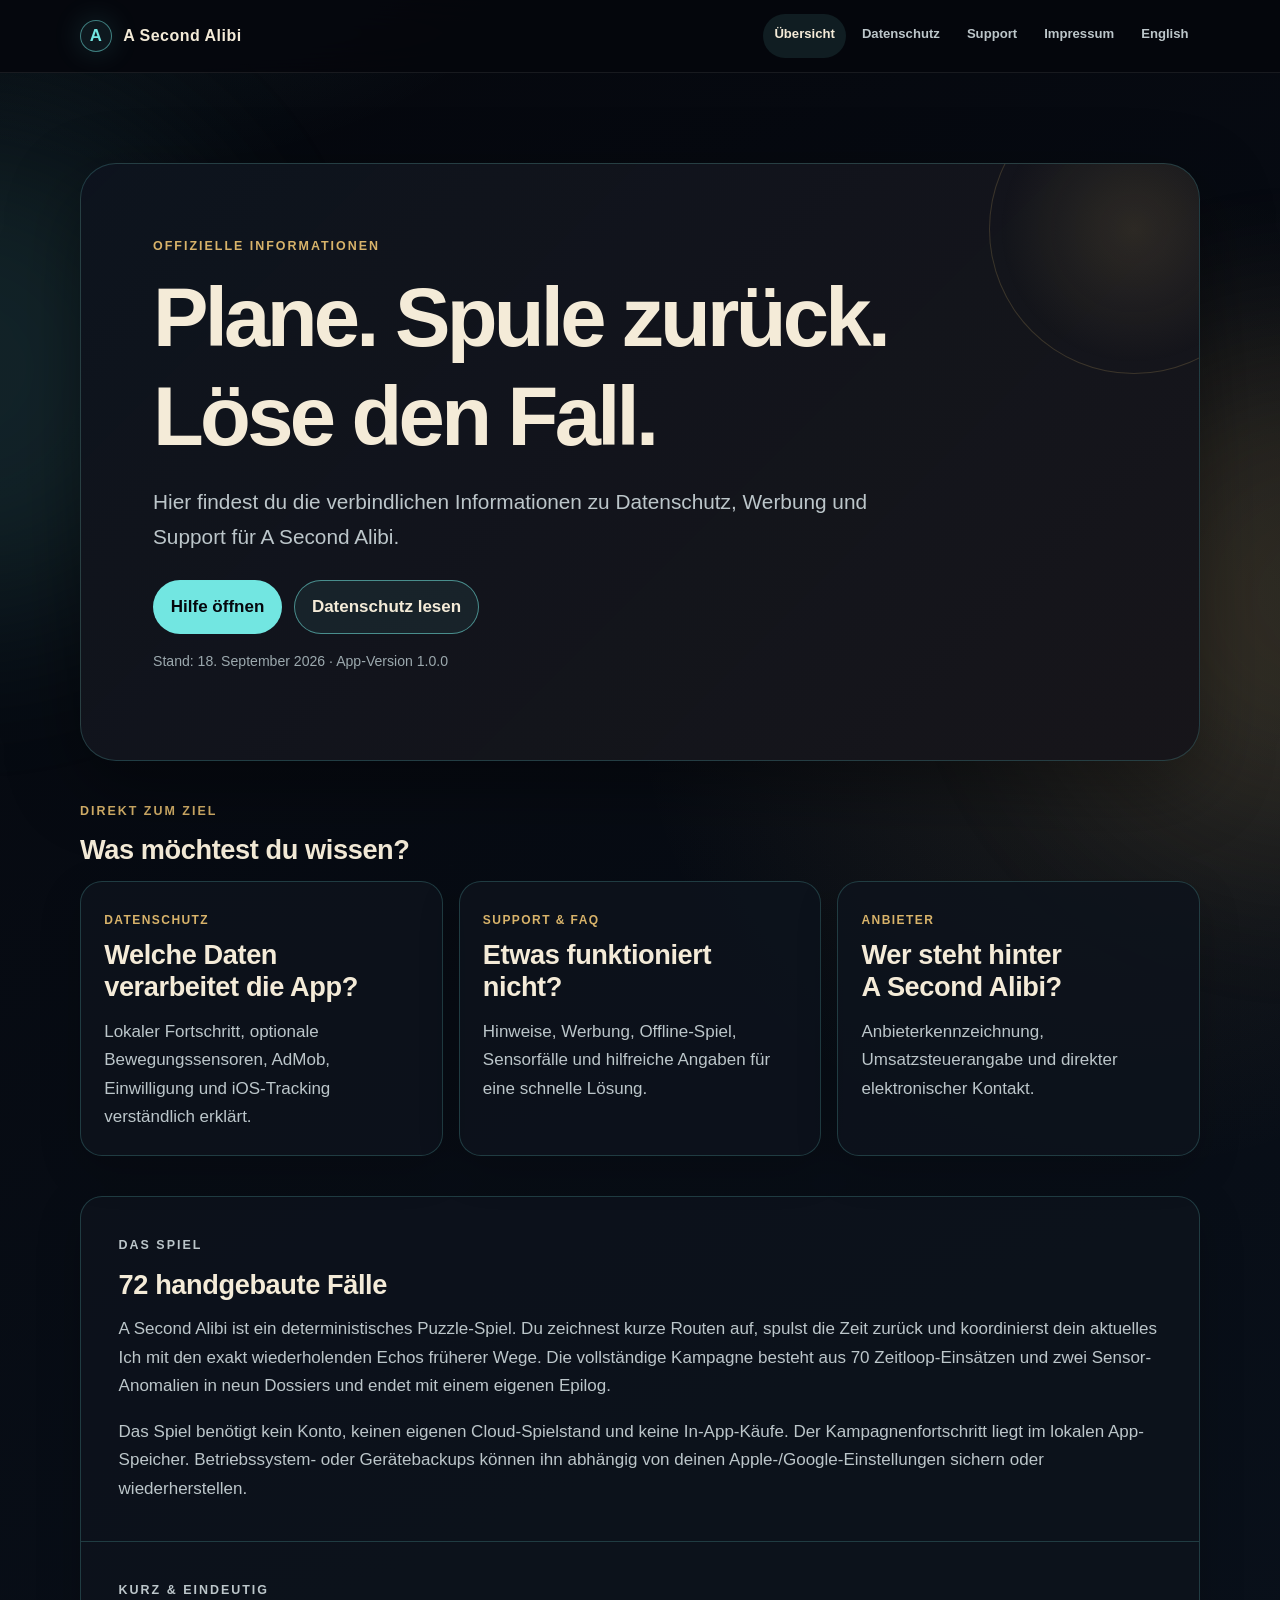
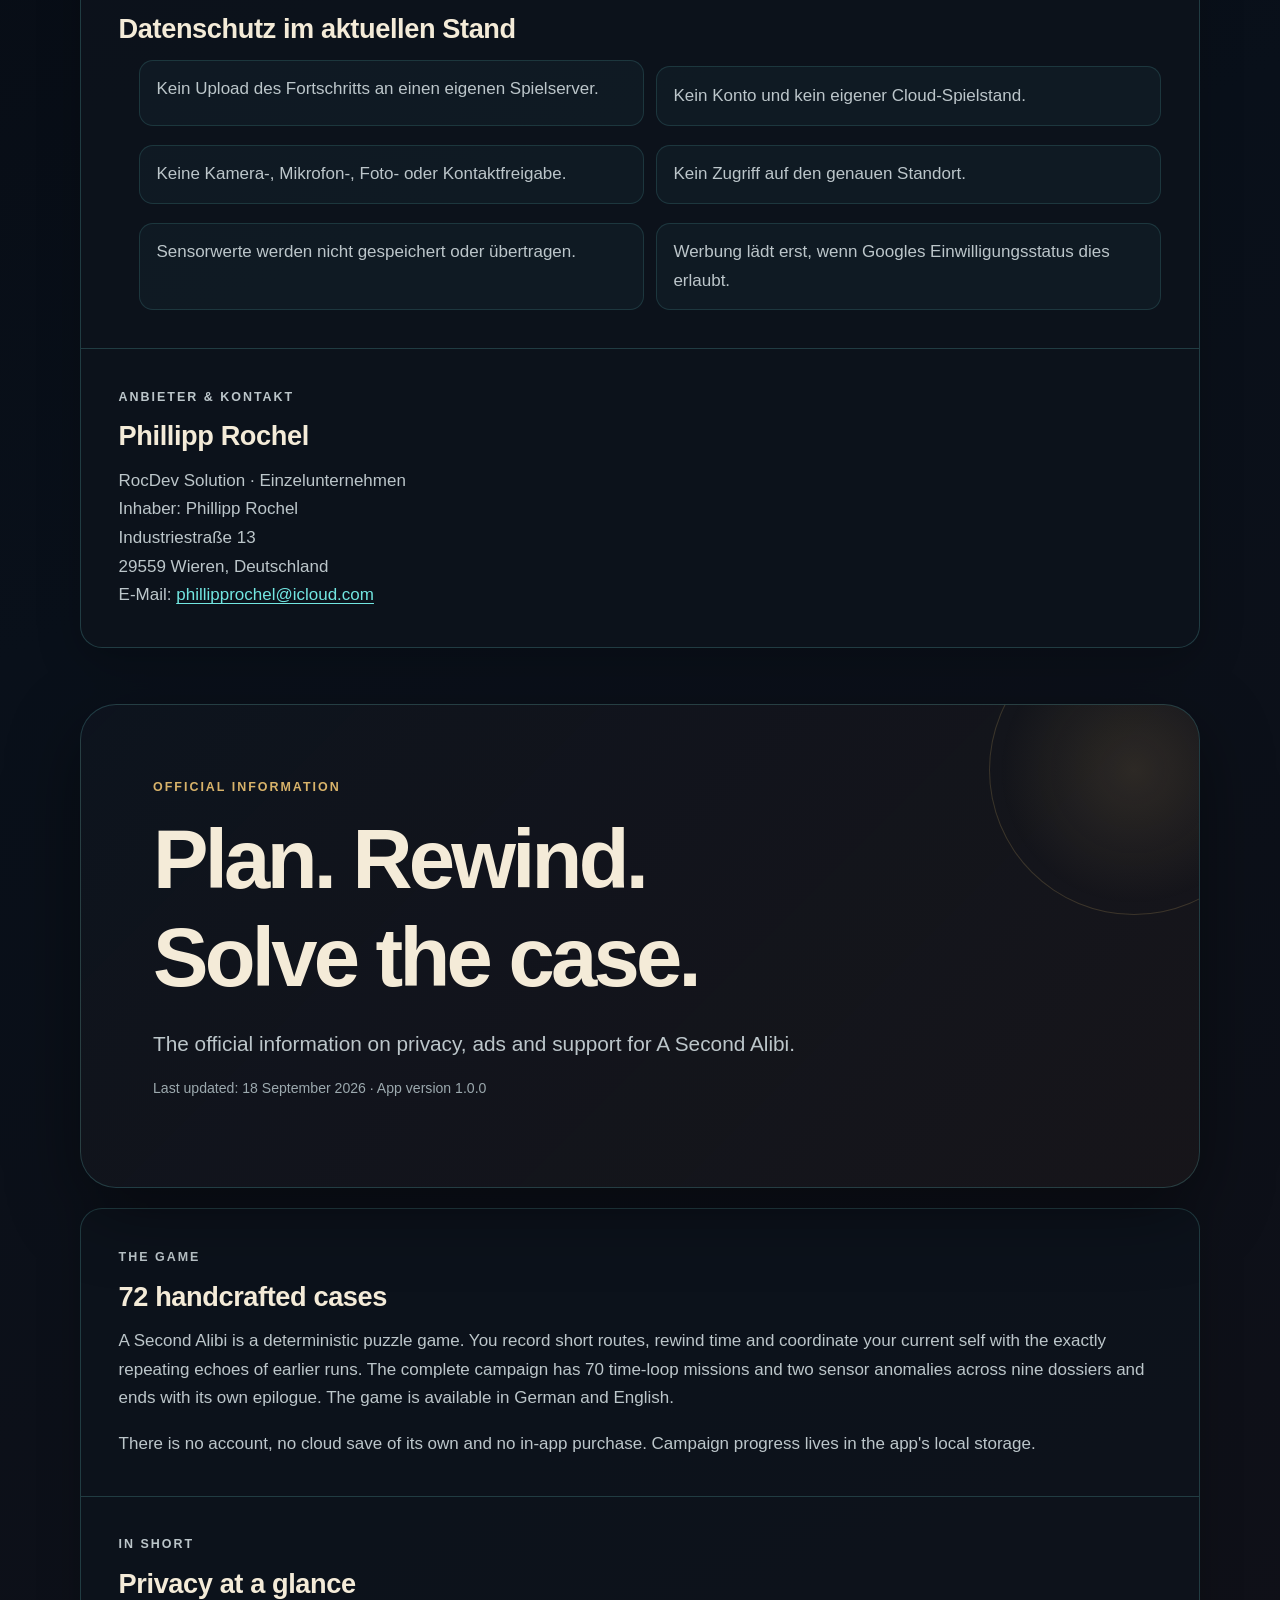
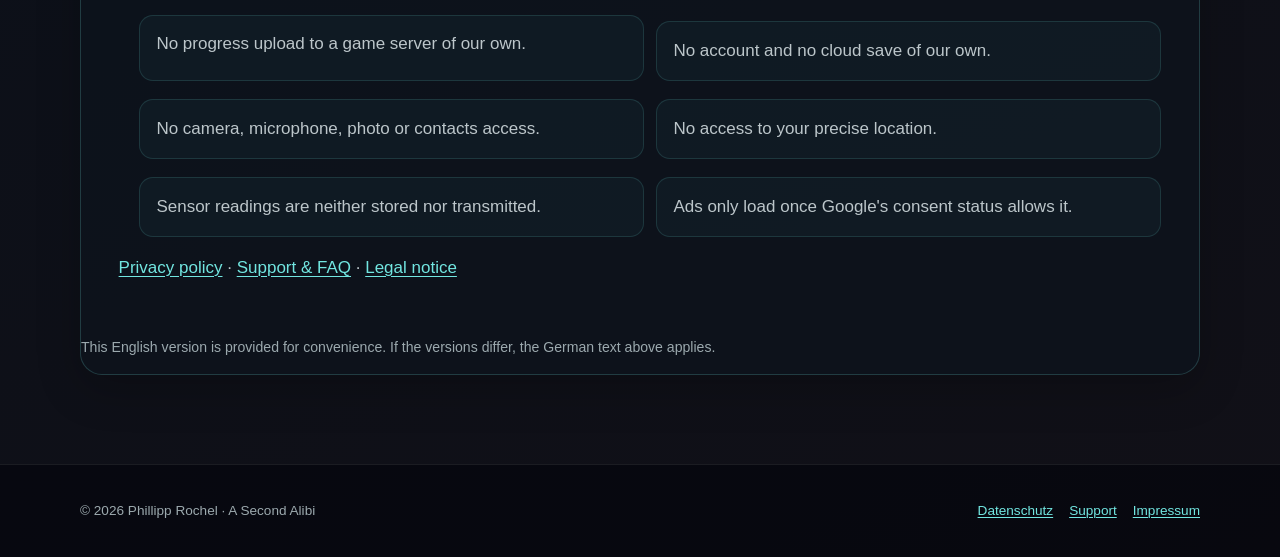
<file: index.html>
<!doctype html>
<html lang="de">
<head>
  <meta charset="utf-8">
  <meta name="viewport" content="width=device-width, initial-scale=1">
  <meta name="color-scheme" content="dark">
  <meta name="theme-color" content="#05070d">
  <meta name="description" content="Offizielle Rechts- und Supportseiten für A Second Alibi: Datenschutz, Hilfe und Impressum.">
  <link rel="canonical" href="https://coreytaylor211.github.io/a-second-alibi-legal/">
  <link rel="stylesheet" href="style.css">
  <title>A Second Alibi · Recht &amp; Support</title>
</head>
<body>
  <a class="skip-link" href="#inhalt">Zum Inhalt springen</a>
  <header class="site-header">
    <div class="nav-shell">
      <a class="brand" href="index.html" aria-label="A Second Alibi – Startseite">
        <span class="brand-mark" aria-hidden="true">A</span>
        <span>A Second Alibi</span>
      </a>
      <nav class="site-nav" aria-label="Hauptnavigation">
        <a href="index.html" aria-current="page">Übersicht</a>
        <a href="datenschutz.html">Datenschutz</a>
        <a href="support.html">Support</a>
        <a href="impressum.html">Impressum</a>
        <a href="#en" hreflang="en" lang="en">English</a>
      </nav>
    </div>
  </header>

  <main id="inhalt" class="page-shell">
    <section class="hero" aria-labelledby="haupttitel">
      <p class="eyebrow">Offizielle Informationen</p>
      <h1 id="haupttitel">Plane. Spule zurück. Löse den Fall.</h1>
      <p class="lead">Hier findest du die verbindlichen Informationen zu Datenschutz, Werbung und Support für A Second Alibi.</p>
      <div class="actions">
        <a class="button" href="support.html">Hilfe öffnen</a>
        <a class="button secondary" href="datenschutz.html">Datenschutz lesen</a>
      </div>
      <p class="meta">Stand: 18. September 2026 · App-Version 1.0.0</p>
    </section>

    <section aria-labelledby="direkt" style="margin-top: 2.5rem">
      <p class="eyebrow">Direkt zum Ziel</p>
      <h2 id="direkt">Was möchtest du wissen?</h2>
      <div class="grid">
        <a class="card" href="datenschutz.html">
          <span class="card-label">Datenschutz</span>
          <h2>Welche Daten verarbeitet die App?</h2>
          <p>Lokaler Fortschritt, optionale Bewegungssensoren, AdMob, Einwilligung und iOS-Tracking verständlich erklärt.</p>
        </a>
        <a class="card" href="support.html">
          <span class="card-label">Support &amp; FAQ</span>
          <h2>Etwas funktioniert nicht?</h2>
          <p>Hinweise, Werbung, Offline-Spiel, Sensorfälle und hilfreiche Angaben für eine schnelle Lösung.</p>
        </a>
        <a class="card" href="impressum.html">
          <span class="card-label">Anbieter</span>
          <h2>Wer steht hinter A Second Alibi?</h2>
          <p>Anbieterkennzeichnung, Umsatzsteuerangabe und direkter elektronischer Kontakt.</p>
        </a>
      </div>
    </section>

    <section class="document" aria-labelledby="spiel" style="margin-top: 2.5rem">
      <div class="section">
        <p class="eyebrow">Das Spiel</p>
        <h2 id="spiel">72 handgebaute Fälle</h2>
        <p>A Second Alibi ist ein deterministisches Puzzle-Spiel. Du zeichnest kurze Routen auf, spulst die Zeit zurück und koordinierst dein aktuelles Ich mit den exakt wiederholenden Echos früherer Wege. Die vollständige Kampagne besteht aus 70 Zeitloop-Einsätzen und zwei Sensor-Anomalien in neun Dossiers und endet mit einem eigenen Epilog.</p>
        <p>Das Spiel benötigt kein Konto, keinen eigenen Cloud-Spielstand und keine In-App-Käufe. Der Kampagnenfortschritt liegt im lokalen App-Speicher. Betriebssystem- oder Gerätebackups können ihn abhängig von deinen Apple-/Google-Einstellungen sichern oder wiederherstellen.</p>
      </div>

      <div class="section">
        <p class="eyebrow">Kurz &amp; eindeutig</p>
        <h2>Datenschutz im aktuellen Stand</h2>
        <ul class="status-list">
          <li>Kein Upload des Fortschritts an einen eigenen Spielserver.</li>
          <li>Kein Konto und kein eigener Cloud-Spielstand.</li>
          <li>Keine Kamera-, Mikrofon-, Foto- oder Kontaktfreigabe.</li>
          <li>Kein Zugriff auf den genauen Standort.</li>
          <li>Sensorwerte werden nicht gespeichert oder übertragen.</li>
          <li>Werbung lädt erst, wenn Googles Einwilligungsstatus dies erlaubt.</li>
        </ul>
      </div>

      <div class="section">
        <p class="eyebrow">Anbieter &amp; Kontakt</p>
        <h2>Phillipp Rochel</h2>
        <address>
          RocDev Solution · Einzelunternehmen<br>
          Inhaber: Phillipp Rochel<br>
          Industriestraße 13<br>
          29559 Wieren, Deutschland<br>
          E-Mail: <a href="mailto:phillipprochel@icloud.com?subject=A%20Second%20Alibi%20Support">phillipprochel@icloud.com</a>
        </address>
      </div>
    </section>

    <div id="en" lang="en" style="margin-top: 3.5rem; scroll-margin-top: 6rem">
      <section class="hero" aria-labelledby="title-en">
        <p class="eyebrow">Official information</p>
        <h1 id="title-en">Plan. Rewind. Solve the case.</h1>
        <p class="lead">The official information on privacy, ads and support for A Second Alibi.</p>
        <p class="meta">Last updated: 18 September 2026 · App version 1.0.0</p>
      </section>
      <div class="document" style="margin-top: 1.25rem">
        <section class="section">
          <p class="eyebrow">The game</p>
          <h2>72 handcrafted cases</h2>
          <p>A Second Alibi is a deterministic puzzle game. You record short routes, rewind time and coordinate your current self with the exactly repeating echoes of earlier runs. The complete campaign has 70 time-loop missions and two sensor anomalies across nine dossiers and ends with its own epilogue. The game is available in German and English.</p>
          <p>There is no account, no cloud save of its own and no in-app purchase. Campaign progress lives in the app's local storage.</p>
        </section>
        <section class="section">
          <p class="eyebrow">In short</p>
          <h2>Privacy at a glance</h2>
          <ul class="status-list">
            <li>No progress upload to a game server of our own.</li>
            <li>No account and no cloud save of our own.</li>
            <li>No camera, microphone, photo or contacts access.</li>
            <li>No access to your precise location.</li>
            <li>Sensor readings are neither stored nor transmitted.</li>
            <li>Ads only load once Google's consent status allows it.</li>
          </ul>
          <p><a href="datenschutz.html#en">Privacy policy</a> · <a href="support.html#en">Support &amp; FAQ</a> · <a href="impressum.html#en">Legal notice</a></p>
        </section>
        <p class="meta">This English version is provided for convenience. If the versions differ, the German text above applies.</p>
      </div>
    </div>
  </main>

  <footer class="site-footer">
    <div class="footer-shell">
      <span>© 2026 Phillipp Rochel · A Second Alibi</span>
      <nav class="footer-links" aria-label="Fußnavigation">
        <a href="datenschutz.html">Datenschutz</a>
        <a href="support.html">Support</a>
        <a href="impressum.html">Impressum</a>
      </nav>
    </div>
  </footer>
</body>
</html>
</file>
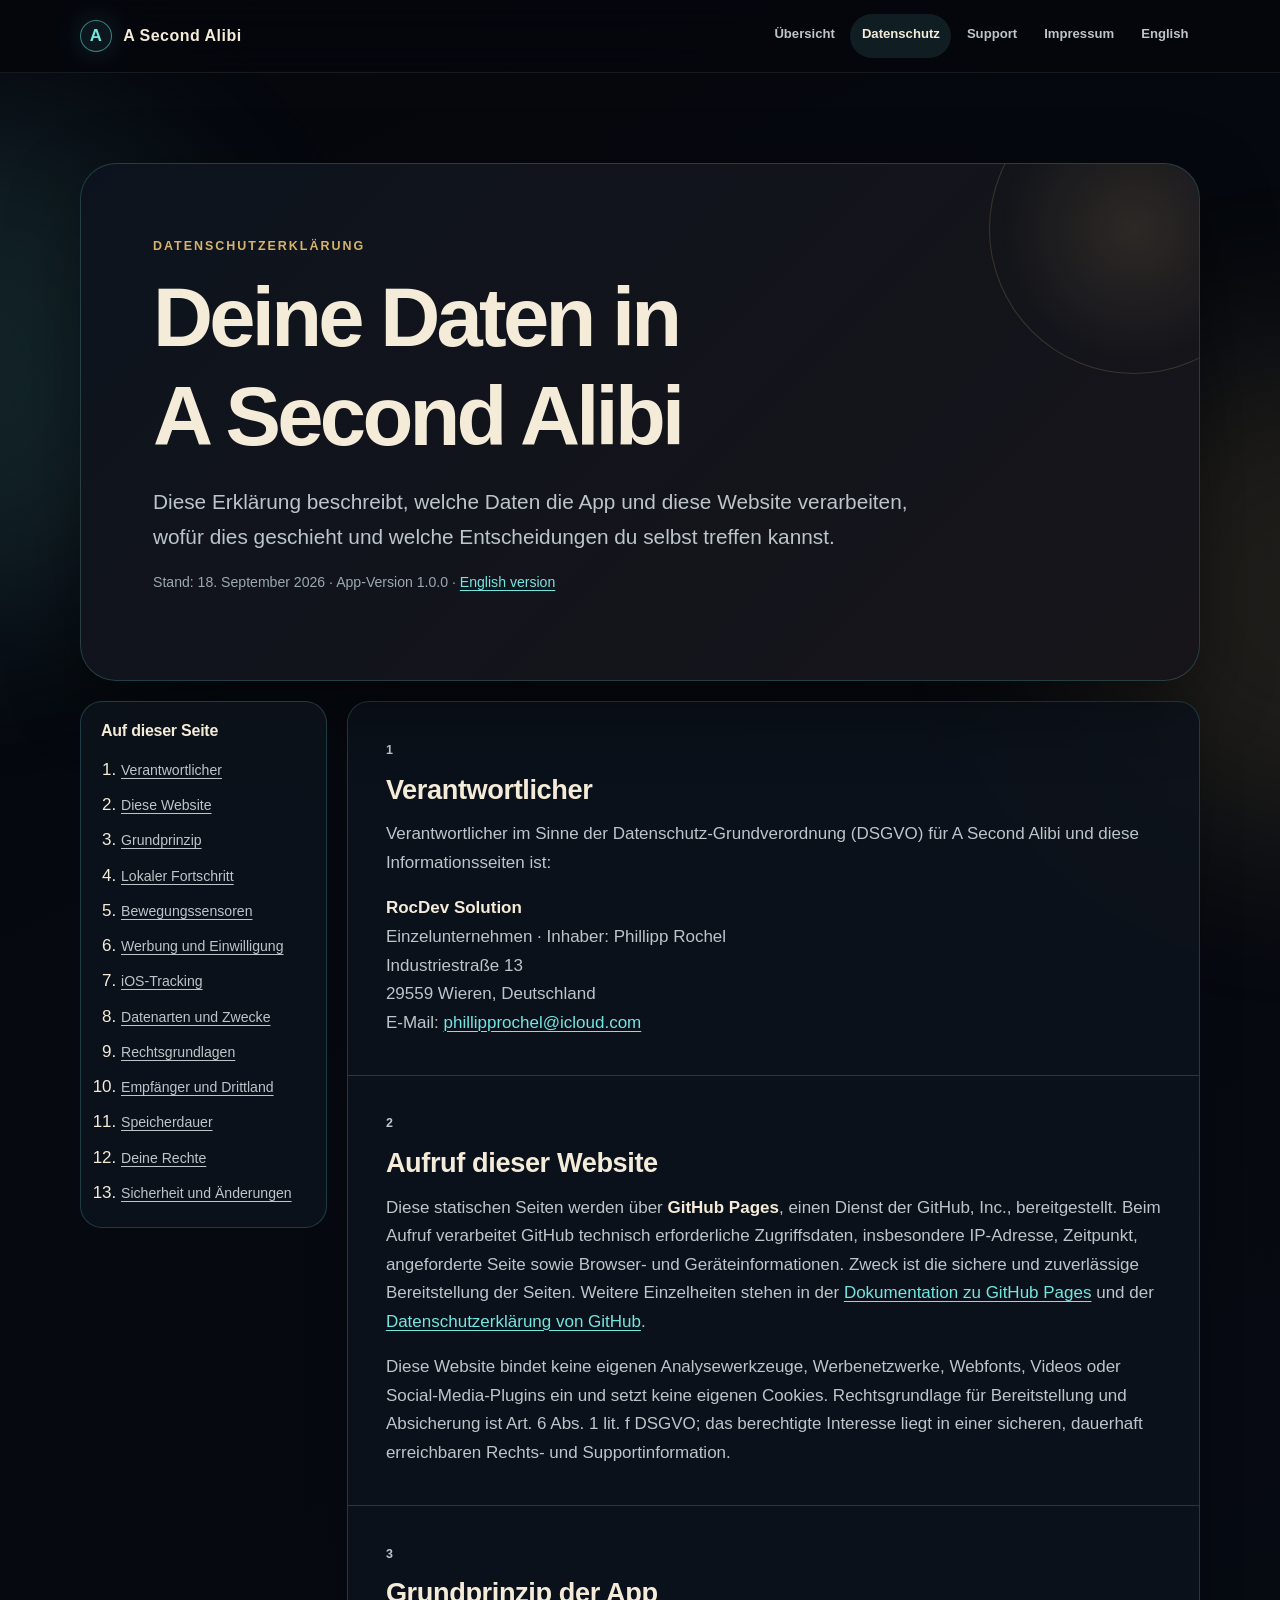
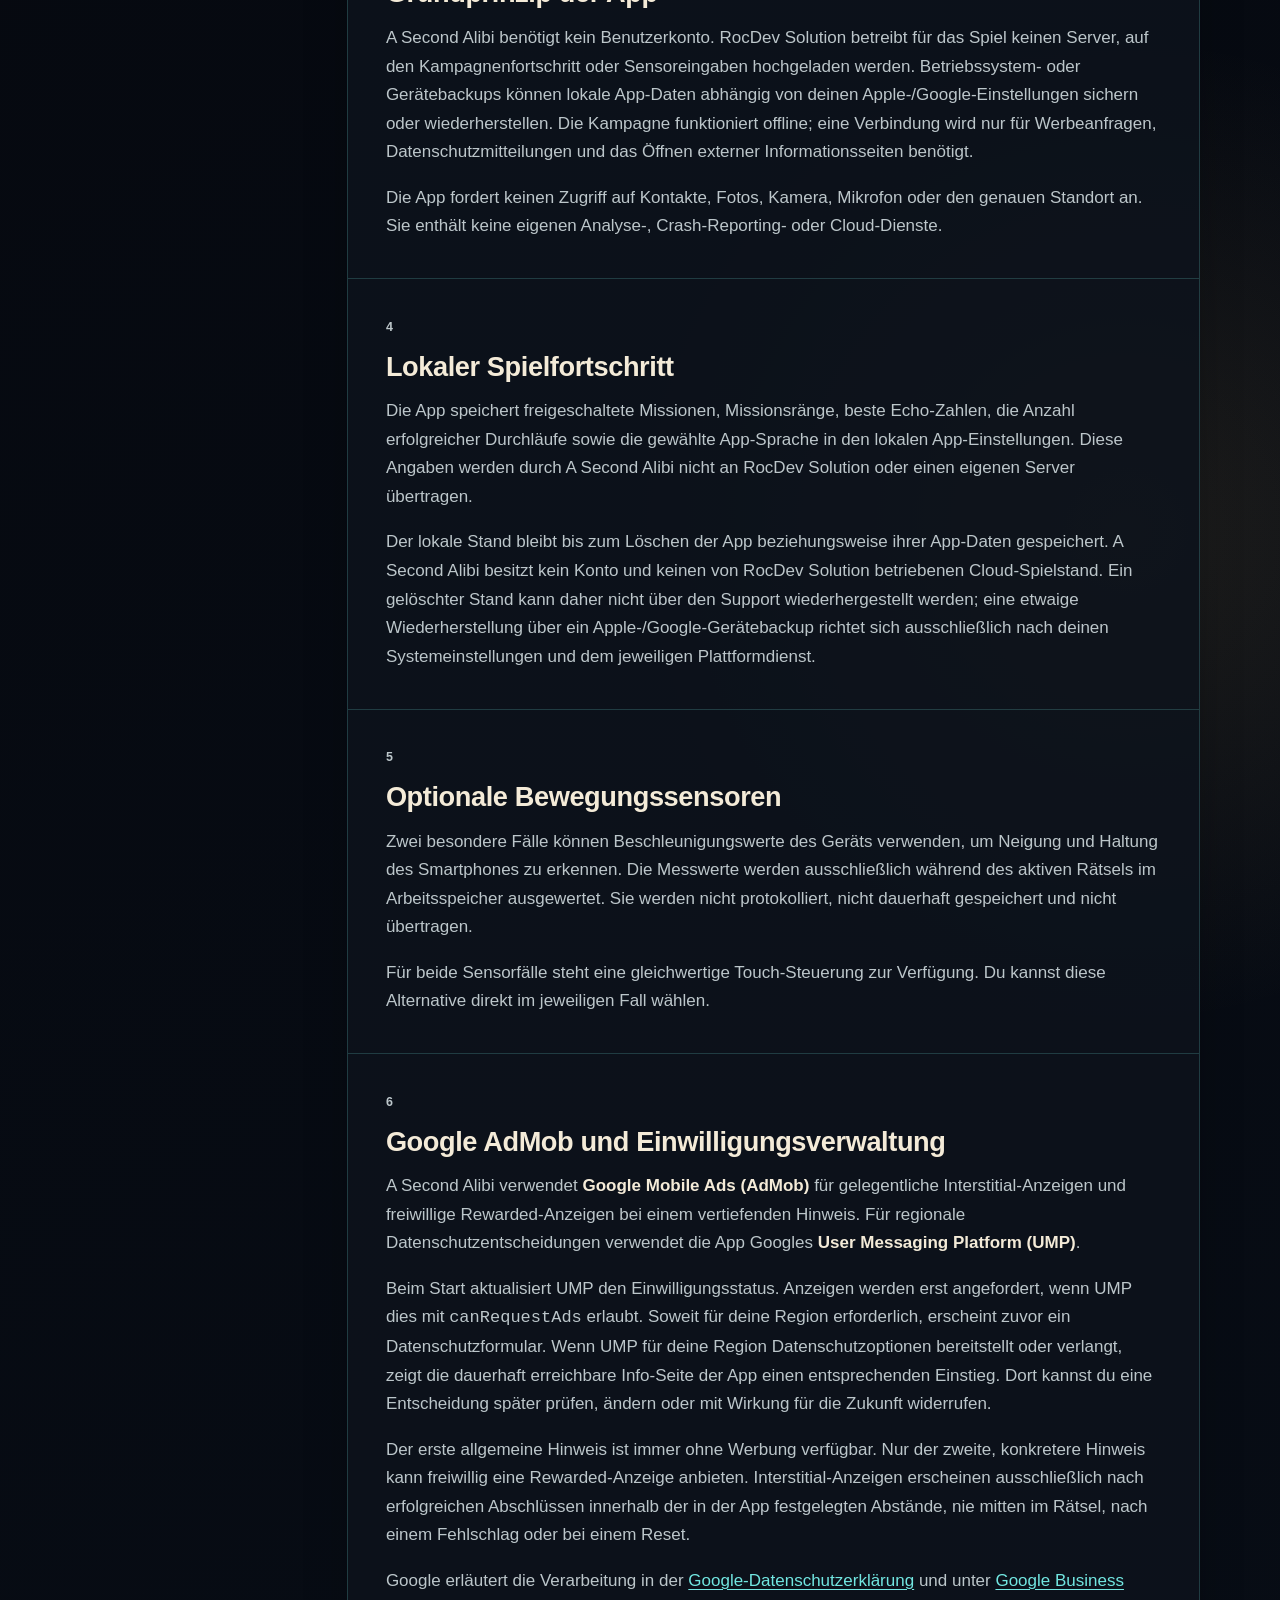
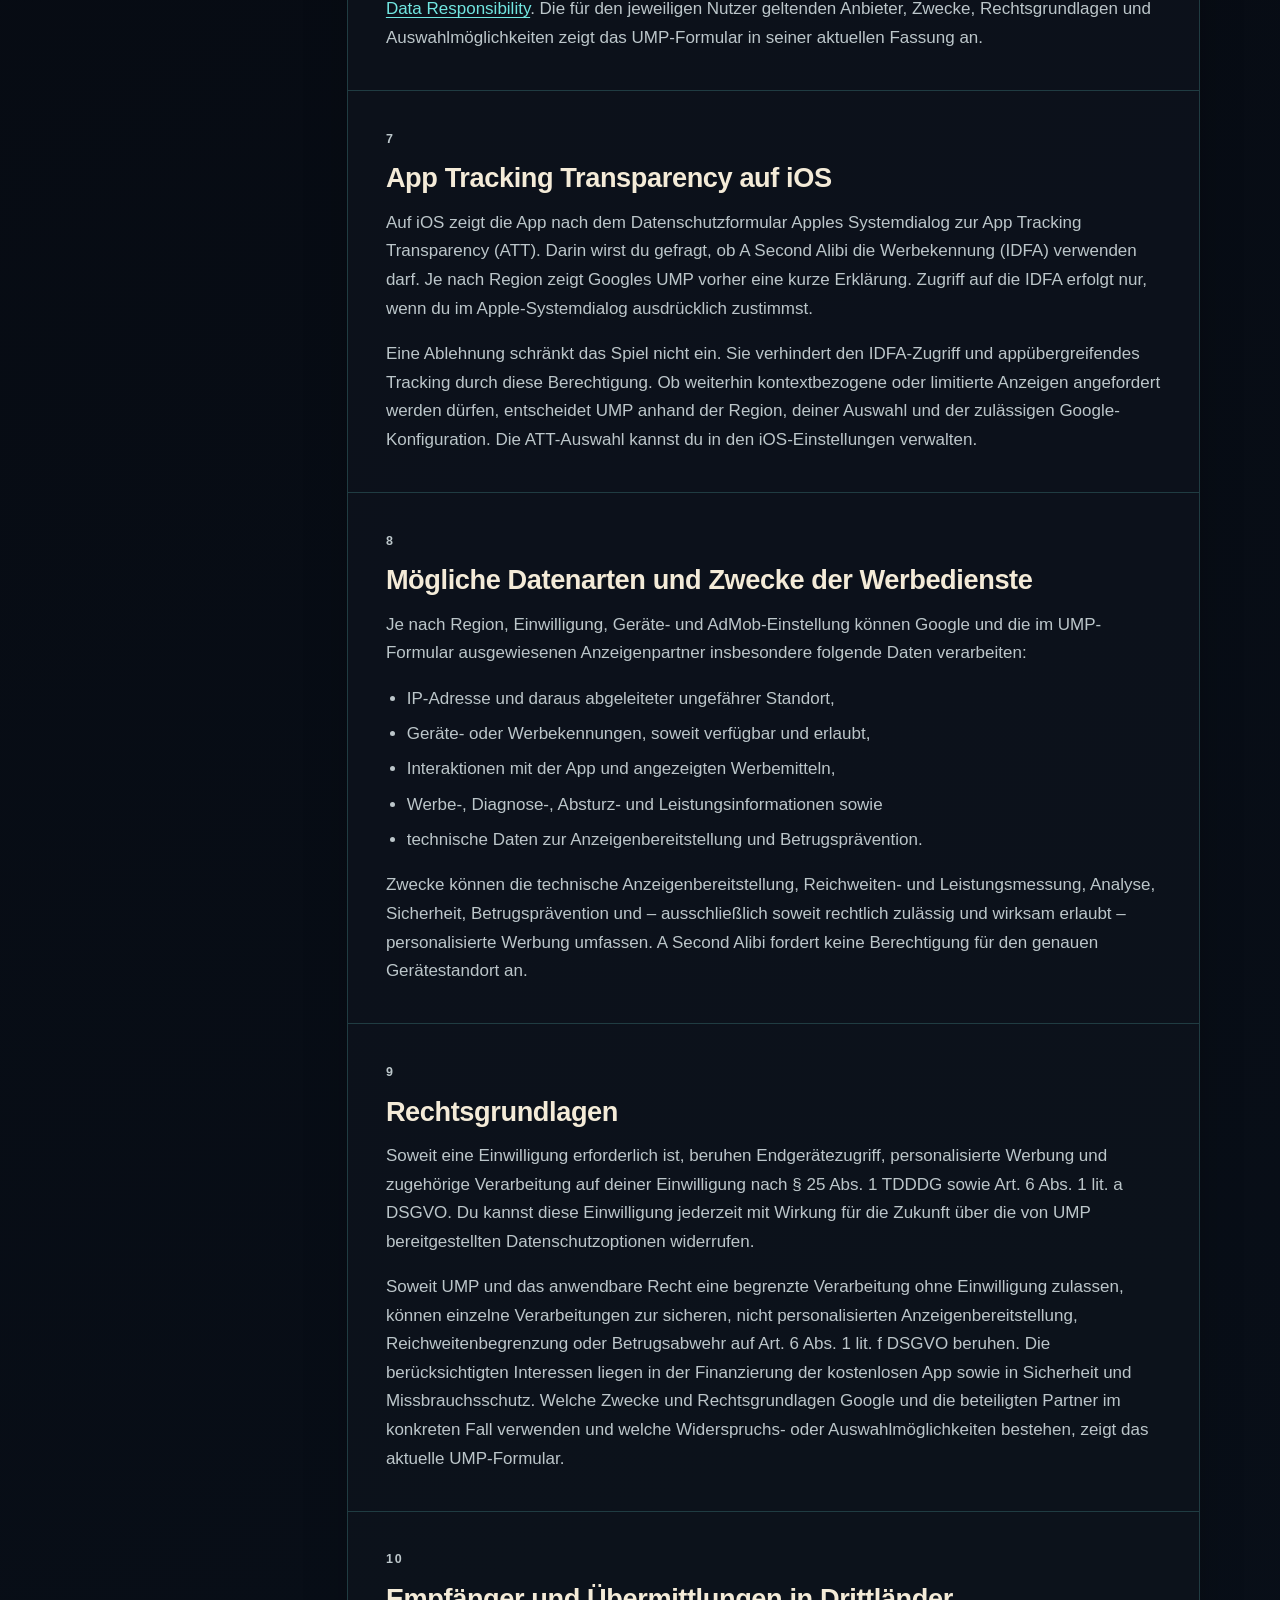
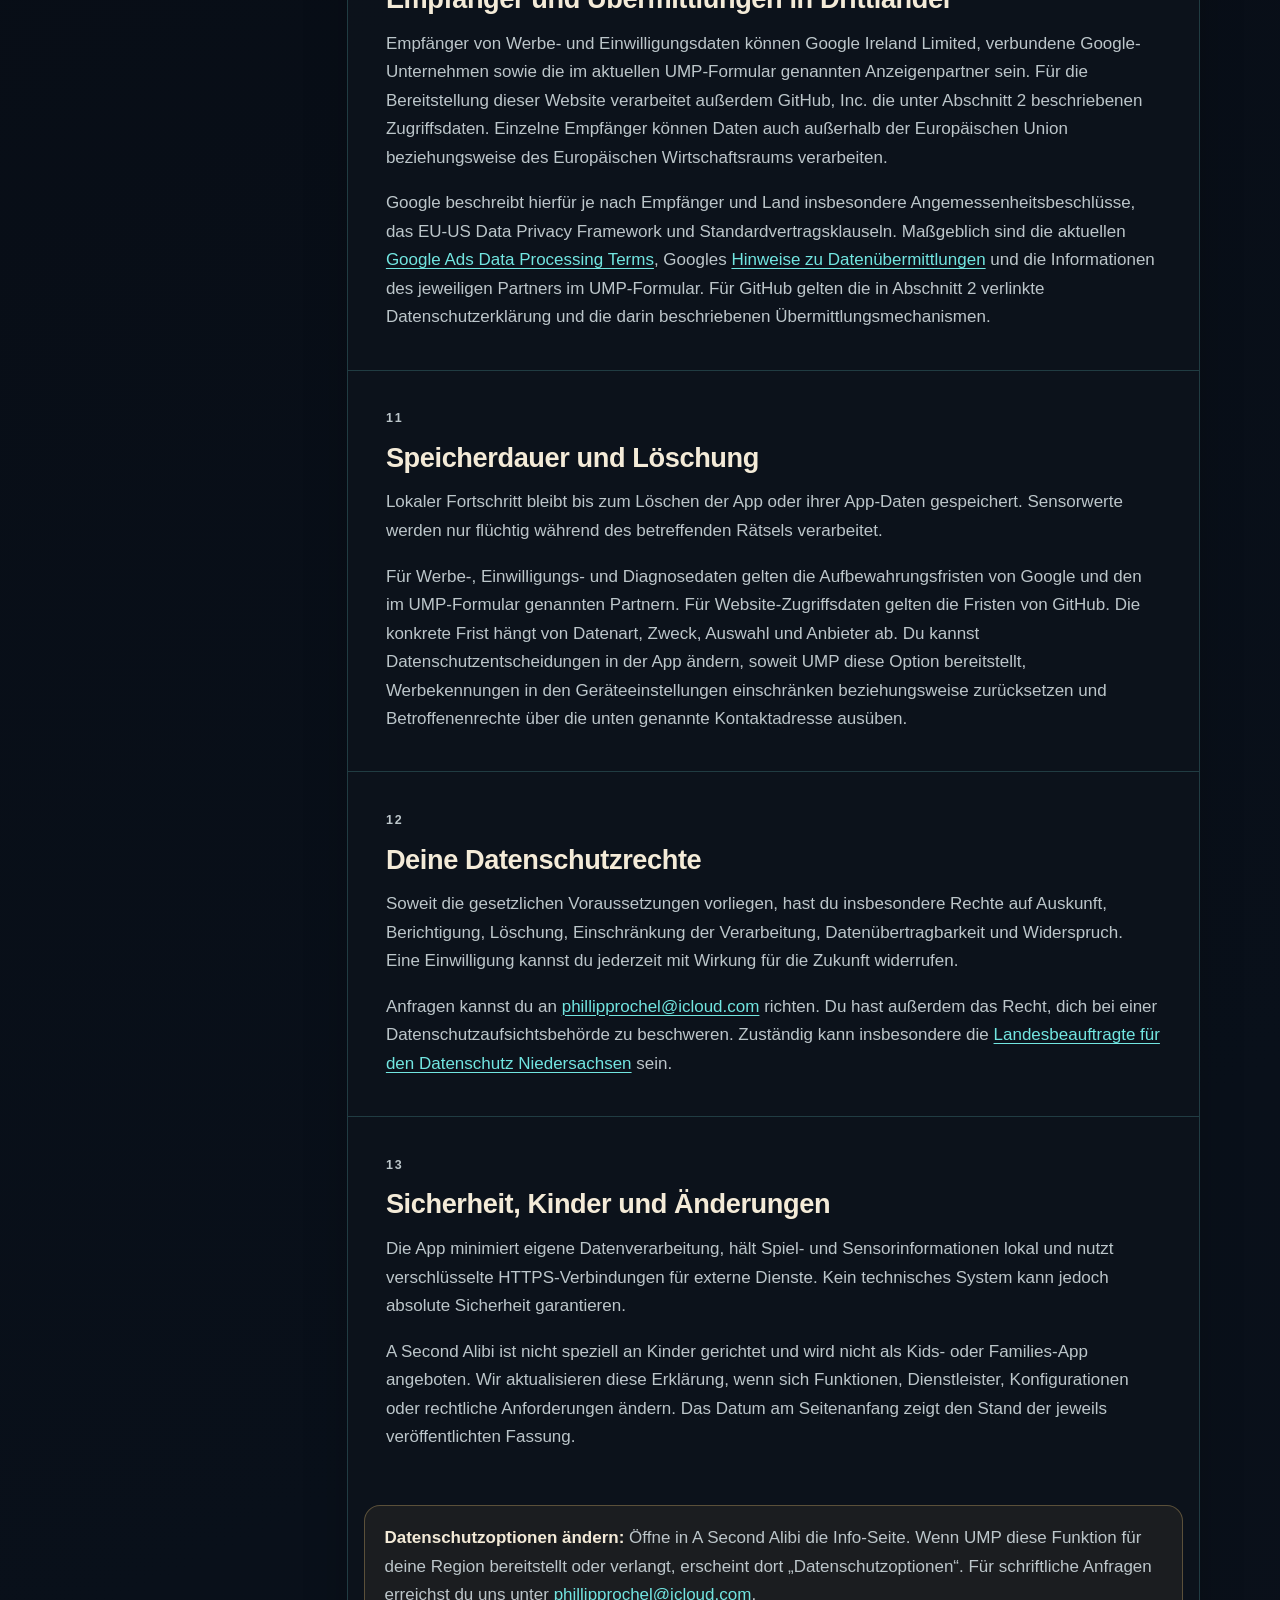
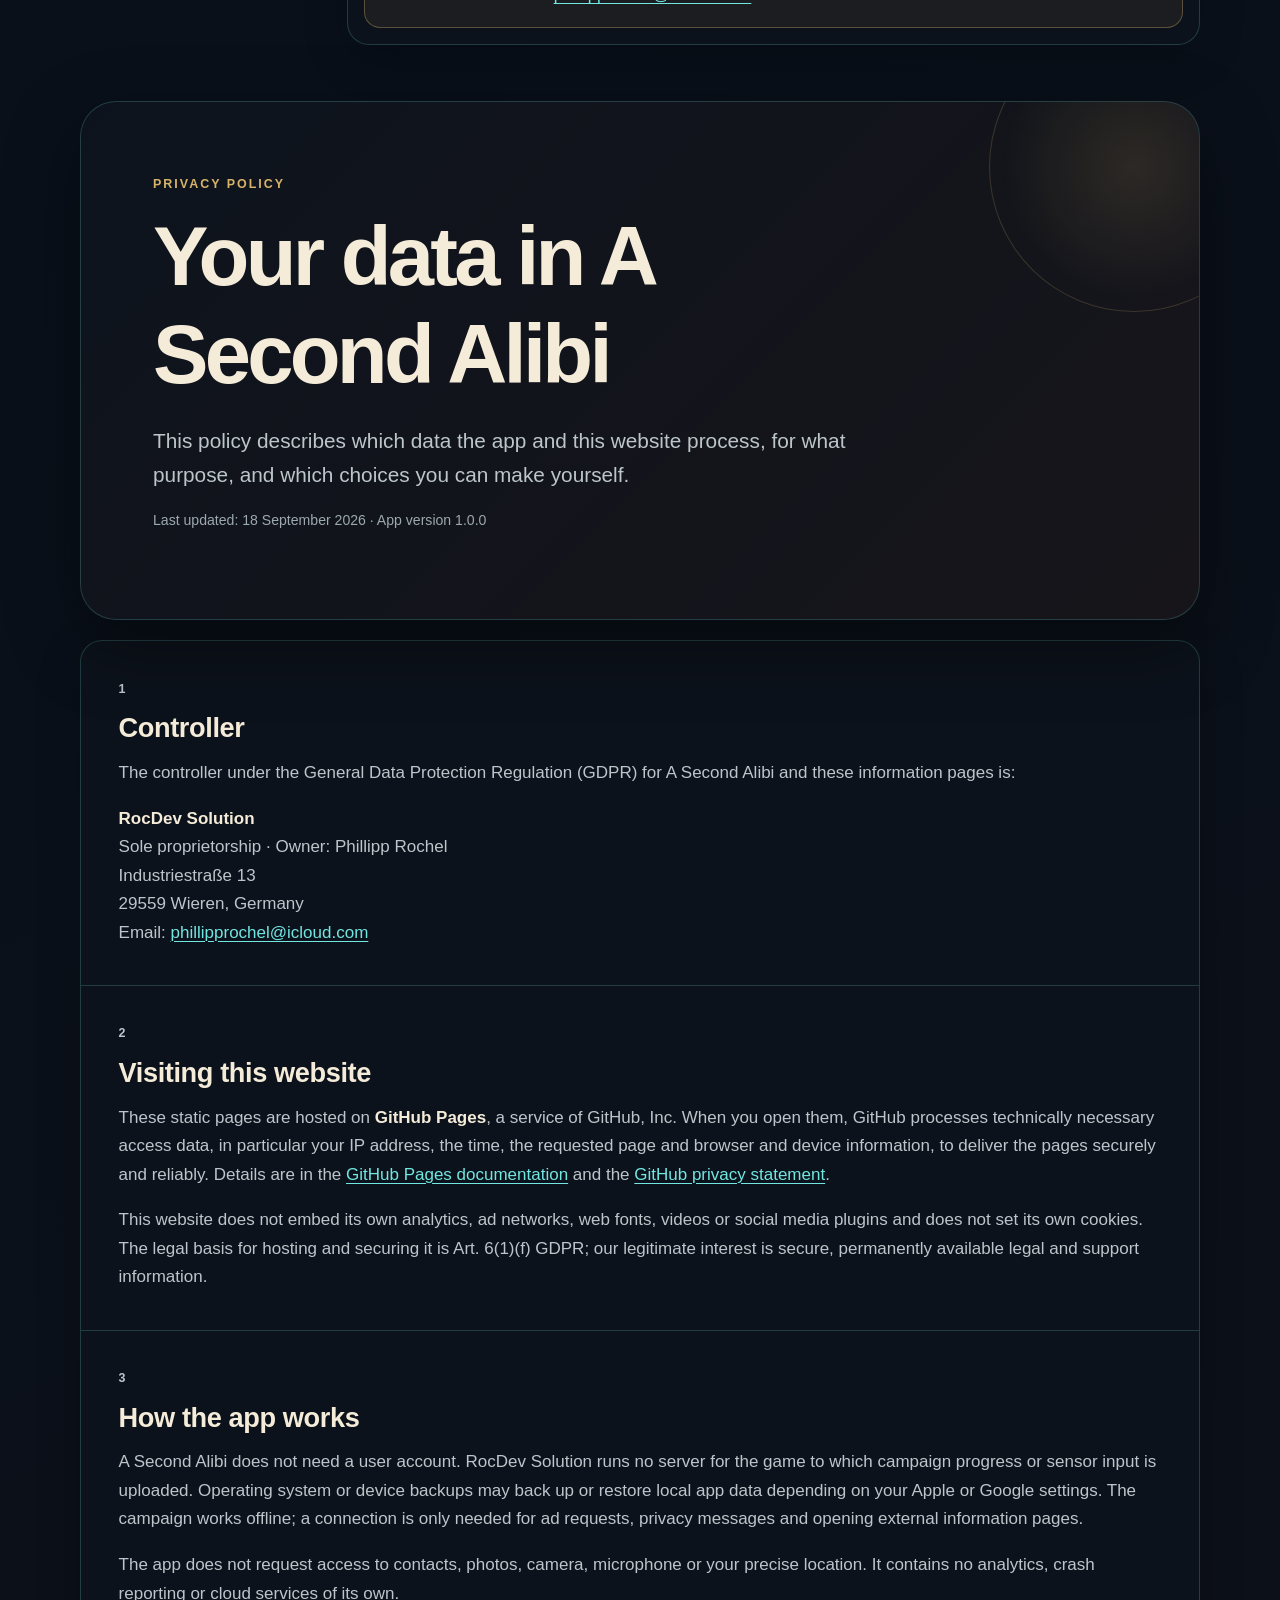
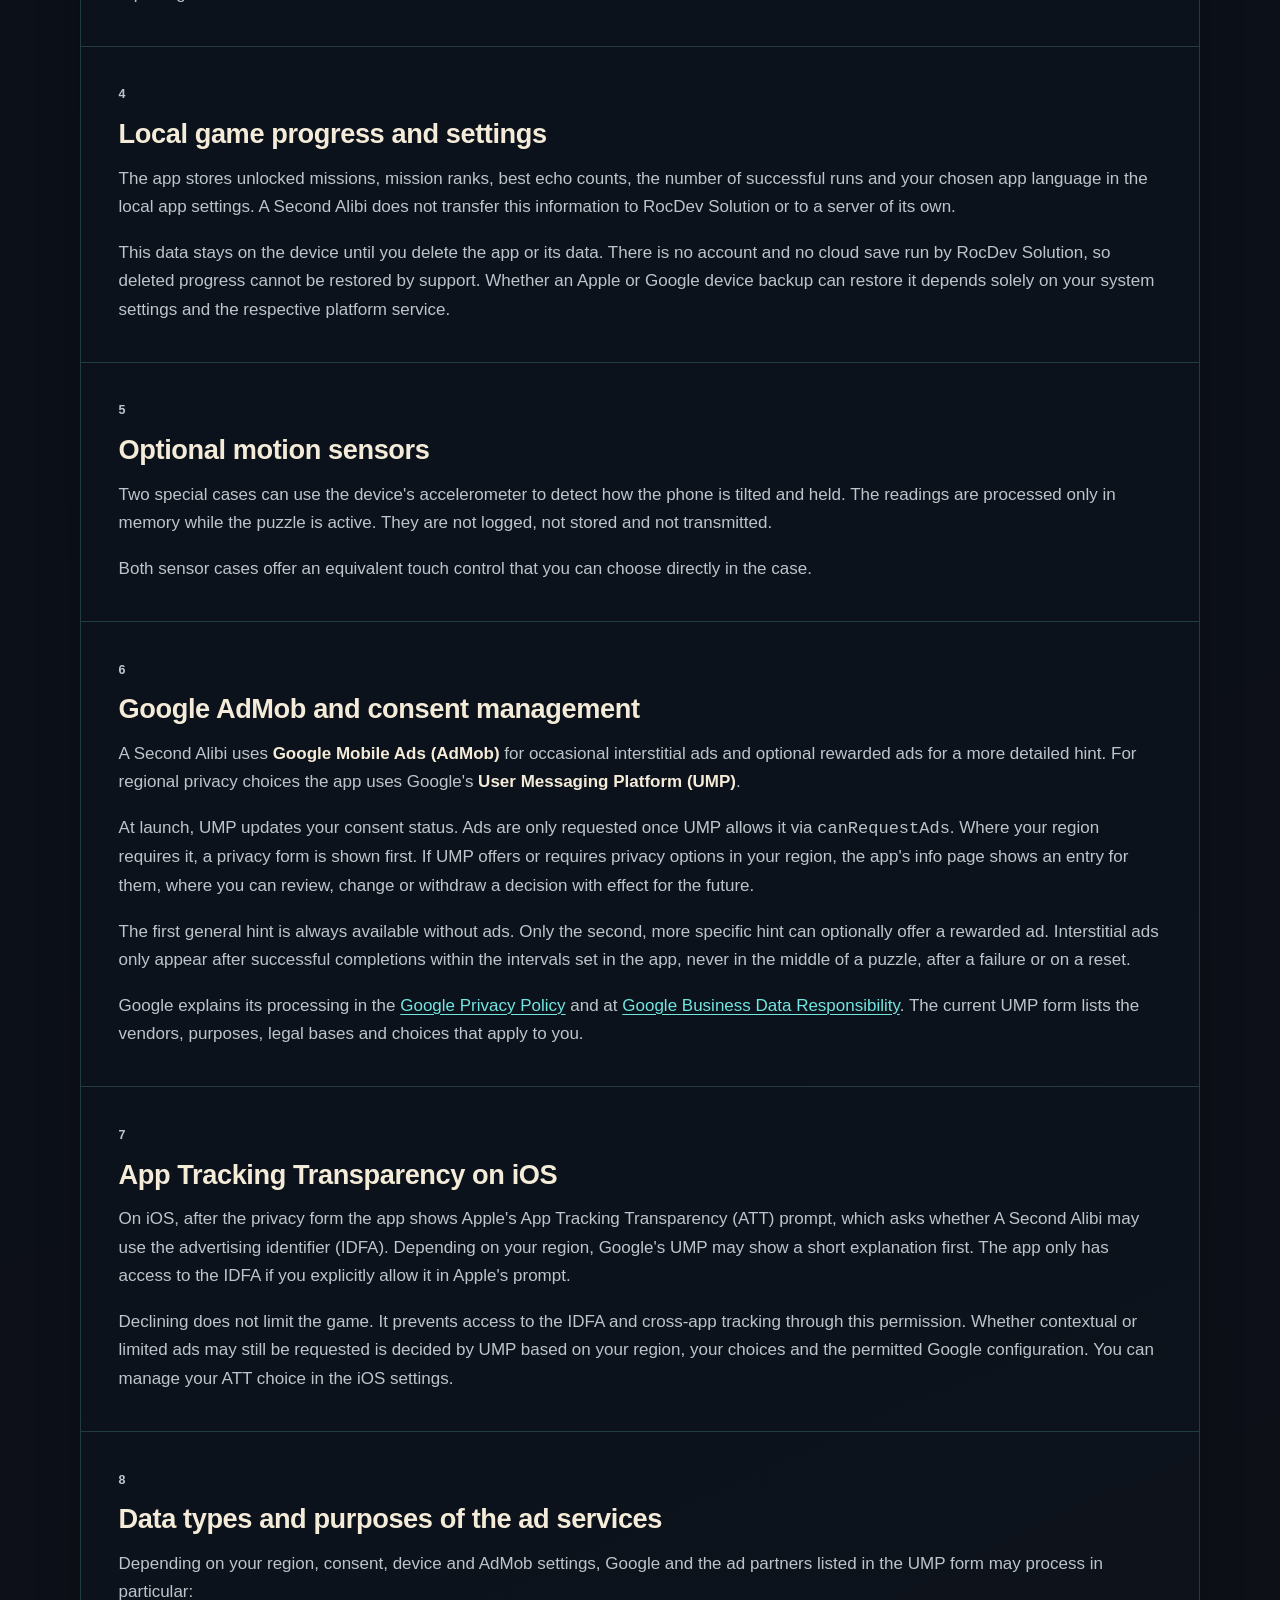
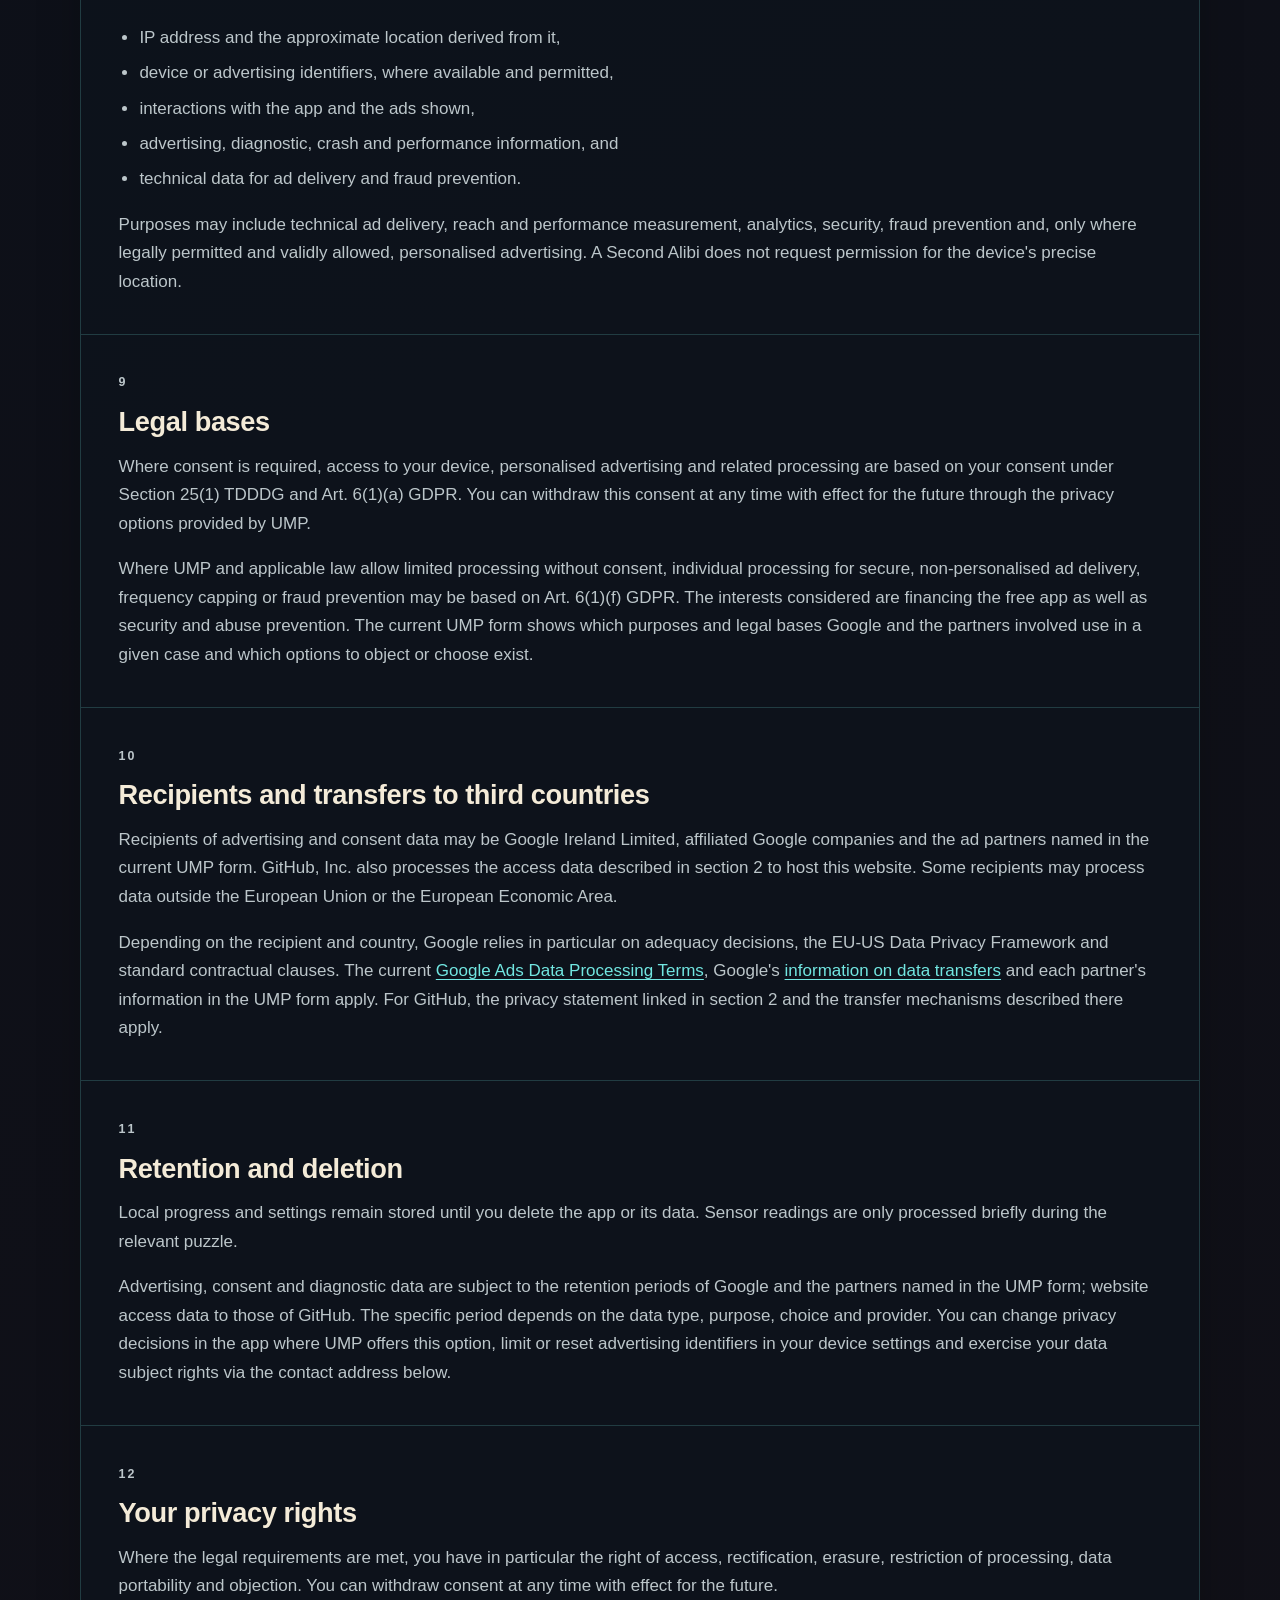
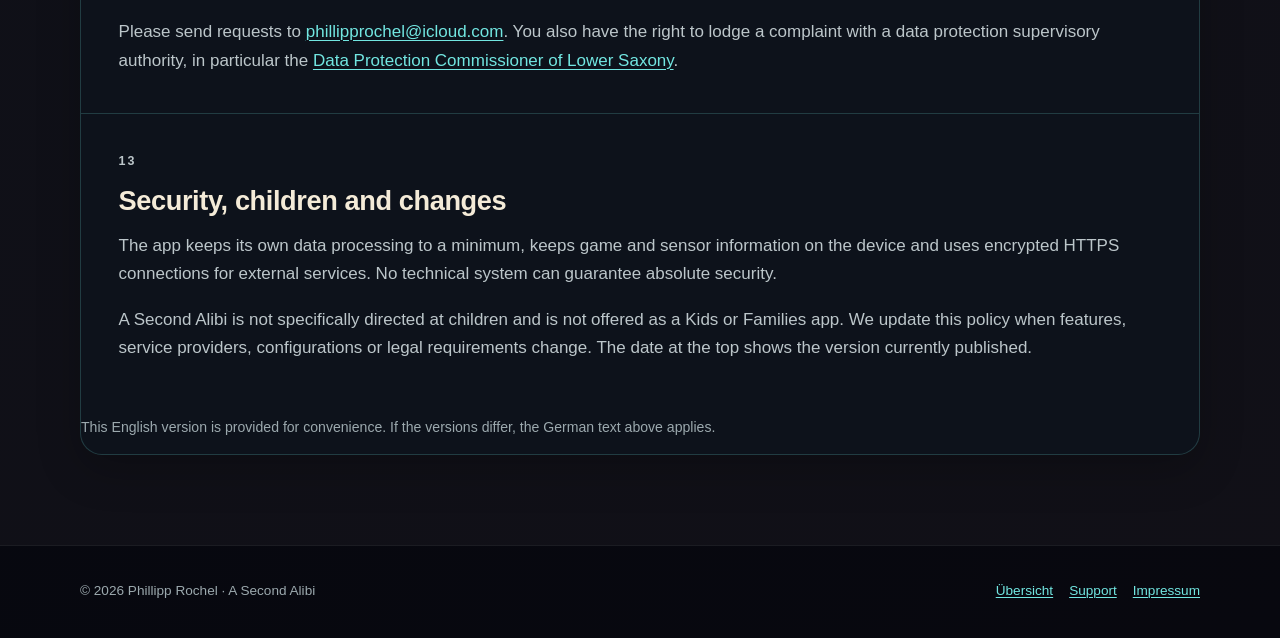
<file: datenschutz.html>
<!doctype html>
<html lang="de">
<head>
  <meta charset="utf-8">
  <meta name="viewport" content="width=device-width, initial-scale=1">
  <meta name="color-scheme" content="dark">
  <meta name="theme-color" content="#05070d">
  <meta name="description" content="Datenschutzerklärung für A Second Alibi: lokaler Spielfortschritt, Bewegungssensoren, Google AdMob, UMP und App Tracking Transparency.">
  <link rel="canonical" href="https://coreytaylor211.github.io/a-second-alibi-legal/datenschutz.html">
  <link rel="stylesheet" href="style.css">
  <title>Datenschutz · A Second Alibi</title>
</head>
<body>
  <a class="skip-link" href="#inhalt">Zum Inhalt springen</a>
  <header class="site-header">
    <div class="nav-shell">
      <a class="brand" href="index.html" aria-label="A Second Alibi – Startseite">
        <span class="brand-mark" aria-hidden="true">A</span>
        <span>A Second Alibi</span>
      </a>
      <nav class="site-nav" aria-label="Hauptnavigation">
        <a href="index.html">Übersicht</a>
        <a href="datenschutz.html" aria-current="page">Datenschutz</a>
        <a href="support.html">Support</a>
        <a href="impressum.html">Impressum</a>
        <a href="#en" hreflang="en" lang="en">English</a>
      </nav>
    </div>
  </header>

  <main id="inhalt" class="page-shell">
    <section class="hero" aria-labelledby="haupttitel">
      <p class="eyebrow">Datenschutzerklärung</p>
      <h1 id="haupttitel">Deine Daten in A Second Alibi</h1>
      <p class="lead">Diese Erklärung beschreibt, welche Daten die App und diese Website verarbeiten, wofür dies geschieht und welche Entscheidungen du selbst treffen kannst.</p>
      <p class="meta">Stand: 18. September 2026 · App-Version 1.0.0 · <a href="#en" hreflang="en" lang="en">English version</a></p>
    </section>

    <div class="document-layout">
      <nav class="toc" aria-label="Inhaltsverzeichnis">
        <h2>Auf dieser Seite</h2>
        <ol>
          <li><a href="#verantwortlicher">Verantwortlicher</a></li>
          <li><a href="#website">Diese Website</a></li>
          <li><a href="#grundprinzip">Grundprinzip</a></li>
          <li><a href="#fortschritt">Lokaler Fortschritt</a></li>
          <li><a href="#sensoren">Bewegungssensoren</a></li>
          <li><a href="#werbung">Werbung und Einwilligung</a></li>
          <li><a href="#tracking">iOS-Tracking</a></li>
          <li><a href="#datenarten">Datenarten und Zwecke</a></li>
          <li><a href="#rechtsgrundlagen">Rechtsgrundlagen</a></li>
          <li><a href="#empfaenger">Empfänger und Drittland</a></li>
          <li><a href="#dauer">Speicherdauer</a></li>
          <li><a href="#rechte">Deine Rechte</a></li>
          <li><a href="#sicherheit">Sicherheit und Änderungen</a></li>
        </ol>
      </nav>

      <div class="document">
        <section id="verantwortlicher" class="section">
          <p class="eyebrow">1</p>
          <h2>Verantwortlicher</h2>
          <p>Verantwortlicher im Sinne der Datenschutz-Grundverordnung (DSGVO) für A Second Alibi und diese Informationsseiten ist:</p>
          <address>
            <strong>RocDev Solution</strong><br>
            Einzelunternehmen · Inhaber: Phillipp Rochel<br>
            Industriestraße 13<br>
            29559 Wieren, Deutschland<br>
            E-Mail: <a href="mailto:phillipprochel@icloud.com?subject=A%20Second%20Alibi%20Datenschutz">phillipprochel@icloud.com</a>
          </address>
        </section>

        <section id="website" class="section">
          <p class="eyebrow">2</p>
          <h2>Aufruf dieser Website</h2>
          <p>Diese statischen Seiten werden über <strong>GitHub Pages</strong>, einen Dienst der GitHub, Inc., bereitgestellt. Beim Aufruf verarbeitet GitHub technisch erforderliche Zugriffsdaten, insbesondere IP-Adresse, Zeitpunkt, angeforderte Seite sowie Browser- und Geräteinformationen. Zweck ist die sichere und zuverlässige Bereitstellung der Seiten. Weitere Einzelheiten stehen in der <a href="https://docs.github.com/de/pages/getting-started-with-github-pages/what-is-github-pages#data-collection" rel="noopener noreferrer">Dokumentation zu GitHub Pages</a> und der <a href="https://docs.github.com/de/site-policy/privacy-policies/github-general-privacy-statement" rel="noopener noreferrer">Datenschutzerklärung von GitHub</a>.</p>
          <p>Diese Website bindet keine eigenen Analysewerkzeuge, Werbenetzwerke, Webfonts, Videos oder Social-Media-Plugins ein und setzt keine eigenen Cookies. Rechtsgrundlage für Bereitstellung und Absicherung ist Art. 6 Abs. 1 lit. f DSGVO; das berechtigte Interesse liegt in einer sicheren, dauerhaft erreichbaren Rechts- und Supportinformation.</p>
        </section>

        <section id="grundprinzip" class="section">
          <p class="eyebrow">3</p>
          <h2>Grundprinzip der App</h2>
          <p>A Second Alibi benötigt kein Benutzerkonto. RocDev Solution betreibt für das Spiel keinen Server, auf den Kampagnenfortschritt oder Sensoreingaben hochgeladen werden. Betriebssystem- oder Gerätebackups können lokale App-Daten abhängig von deinen Apple-/Google-Einstellungen sichern oder wiederherstellen. Die Kampagne funktioniert offline; eine Verbindung wird nur für Werbeanfragen, Datenschutzmitteilungen und das Öffnen externer Informationsseiten benötigt.</p>
          <p>Die App fordert keinen Zugriff auf Kontakte, Fotos, Kamera, Mikrofon oder den genauen Standort an. Sie enthält keine eigenen Analyse-, Crash-Reporting- oder Cloud-Dienste.</p>
        </section>

        <section id="fortschritt" class="section">
          <p class="eyebrow">4</p>
          <h2>Lokaler Spielfortschritt</h2>
          <p>Die App speichert freigeschaltete Missionen, Missionsränge, beste Echo-Zahlen, die Anzahl erfolgreicher Durchläufe sowie die gewählte App-Sprache in den lokalen App-Einstellungen. Diese Angaben werden durch A Second Alibi nicht an RocDev Solution oder einen eigenen Server übertragen.</p>
          <p>Der lokale Stand bleibt bis zum Löschen der App beziehungsweise ihrer App-Daten gespeichert. A Second Alibi besitzt kein Konto und keinen von RocDev Solution betriebenen Cloud-Spielstand. Ein gelöschter Stand kann daher nicht über den Support wiederhergestellt werden; eine etwaige Wiederherstellung über ein Apple-/Google-Gerätebackup richtet sich ausschließlich nach deinen Systemeinstellungen und dem jeweiligen Plattformdienst.</p>
        </section>

        <section id="sensoren" class="section">
          <p class="eyebrow">5</p>
          <h2>Optionale Bewegungssensoren</h2>
          <p>Zwei besondere Fälle können Beschleunigungswerte des Geräts verwenden, um Neigung und Haltung des Smartphones zu erkennen. Die Messwerte werden ausschließlich während des aktiven Rätsels im Arbeitsspeicher ausgewertet. Sie werden nicht protokolliert, nicht dauerhaft gespeichert und nicht übertragen.</p>
          <p>Für beide Sensorfälle steht eine gleichwertige Touch-Steuerung zur Verfügung. Du kannst diese Alternative direkt im jeweiligen Fall wählen.</p>
        </section>

        <section id="werbung" class="section">
          <p class="eyebrow">6</p>
          <h2>Google AdMob und Einwilligungsverwaltung</h2>
          <p>A Second Alibi verwendet <strong>Google Mobile Ads (AdMob)</strong> für gelegentliche Interstitial-Anzeigen und freiwillige Rewarded-Anzeigen bei einem vertiefenden Hinweis. Für regionale Datenschutzentscheidungen verwendet die App Googles <strong>User Messaging Platform (UMP)</strong>.</p>
          <p>Beim Start aktualisiert UMP den Einwilligungsstatus. Anzeigen werden erst angefordert, wenn UMP dies mit <code>canRequestAds</code> erlaubt. Soweit für deine Region erforderlich, erscheint zuvor ein Datenschutzformular. Wenn UMP für deine Region Datenschutzoptionen bereitstellt oder verlangt, zeigt die dauerhaft erreichbare Info-Seite der App einen entsprechenden Einstieg. Dort kannst du eine Entscheidung später prüfen, ändern oder mit Wirkung für die Zukunft widerrufen.</p>
          <p>Der erste allgemeine Hinweis ist immer ohne Werbung verfügbar. Nur der zweite, konkretere Hinweis kann freiwillig eine Rewarded-Anzeige anbieten. Interstitial-Anzeigen erscheinen ausschließlich nach erfolgreichen Abschlüssen innerhalb der in der App festgelegten Abstände, nie mitten im Rätsel, nach einem Fehlschlag oder bei einem Reset.</p>
          <p>Google erläutert die Verarbeitung in der <a href="https://policies.google.com/privacy?hl=de" rel="noopener noreferrer">Google-Datenschutzerklärung</a> und unter <a href="https://business.safety.google/privacy/" rel="noopener noreferrer">Google Business Data Responsibility</a>. Die für den jeweiligen Nutzer geltenden Anbieter, Zwecke, Rechtsgrundlagen und Auswahlmöglichkeiten zeigt das UMP-Formular in seiner aktuellen Fassung an.</p>
        </section>

        <section id="tracking" class="section">
          <p class="eyebrow">7</p>
          <h2>App Tracking Transparency auf iOS</h2>
          <p>Auf iOS zeigt die App nach dem Datenschutzformular Apples Systemdialog zur App Tracking Transparency (ATT). Darin wirst du gefragt, ob A Second Alibi die Werbekennung (IDFA) verwenden darf. Je nach Region zeigt Googles UMP vorher eine kurze Erklärung. Zugriff auf die IDFA erfolgt nur, wenn du im Apple-Systemdialog ausdrücklich zustimmst.</p>
          <p>Eine Ablehnung schränkt das Spiel nicht ein. Sie verhindert den IDFA-Zugriff und appübergreifendes Tracking durch diese Berechtigung. Ob weiterhin kontextbezogene oder limitierte Anzeigen angefordert werden dürfen, entscheidet UMP anhand der Region, deiner Auswahl und der zulässigen Google-Konfiguration. Die ATT-Auswahl kannst du in den iOS-Einstellungen verwalten.</p>
        </section>

        <section id="datenarten" class="section">
          <p class="eyebrow">8</p>
          <h2>Mögliche Datenarten und Zwecke der Werbedienste</h2>
          <p>Je nach Region, Einwilligung, Geräte- und AdMob-Einstellung können Google und die im UMP-Formular ausgewiesenen Anzeigenpartner insbesondere folgende Daten verarbeiten:</p>
          <ul>
            <li>IP-Adresse und daraus abgeleiteter ungefährer Standort,</li>
            <li>Geräte- oder Werbekennungen, soweit verfügbar und erlaubt,</li>
            <li>Interaktionen mit der App und angezeigten Werbemitteln,</li>
            <li>Werbe-, Diagnose-, Absturz- und Leistungsinformationen sowie</li>
            <li>technische Daten zur Anzeigenbereitstellung und Betrugsprävention.</li>
          </ul>
          <p>Zwecke können die technische Anzeigenbereitstellung, Reichweiten- und Leistungsmessung, Analyse, Sicherheit, Betrugsprävention und – ausschließlich soweit rechtlich zulässig und wirksam erlaubt – personalisierte Werbung umfassen. A Second Alibi fordert keine Berechtigung für den genauen Gerätestandort an.</p>
        </section>

        <section id="rechtsgrundlagen" class="section">
          <p class="eyebrow">9</p>
          <h2>Rechtsgrundlagen</h2>
          <p>Soweit eine Einwilligung erforderlich ist, beruhen Endgerätezugriff, personalisierte Werbung und zugehörige Verarbeitung auf deiner Einwilligung nach § 25 Abs. 1 TDDDG sowie Art. 6 Abs. 1 lit. a DSGVO. Du kannst diese Einwilligung jederzeit mit Wirkung für die Zukunft über die von UMP bereitgestellten Datenschutzoptionen widerrufen.</p>
          <p>Soweit UMP und das anwendbare Recht eine begrenzte Verarbeitung ohne Einwilligung zulassen, können einzelne Verarbeitungen zur sicheren, nicht personalisierten Anzeigenbereitstellung, Reichweitenbegrenzung oder Betrugsabwehr auf Art. 6 Abs. 1 lit. f DSGVO beruhen. Die berücksichtigten Interessen liegen in der Finanzierung der kostenlosen App sowie in Sicherheit und Missbrauchsschutz. Welche Zwecke und Rechtsgrundlagen Google und die beteiligten Partner im konkreten Fall verwenden und welche Widerspruchs- oder Auswahlmöglichkeiten bestehen, zeigt das aktuelle UMP-Formular.</p>
        </section>

        <section id="empfaenger" class="section">
          <p class="eyebrow">10</p>
          <h2>Empfänger und Übermittlungen in Drittländer</h2>
          <p>Empfänger von Werbe- und Einwilligungsdaten können Google Ireland Limited, verbundene Google-Unternehmen sowie die im aktuellen UMP-Formular genannten Anzeigenpartner sein. Für die Bereitstellung dieser Website verarbeitet außerdem GitHub, Inc. die unter Abschnitt 2 beschriebenen Zugriffsdaten. Einzelne Empfänger können Daten auch außerhalb der Europäischen Union beziehungsweise des Europäischen Wirtschaftsraums verarbeiten.</p>
          <p>Google beschreibt hierfür je nach Empfänger und Land insbesondere Angemessenheitsbeschlüsse, das EU-US Data Privacy Framework und Standardvertragsklauseln. Maßgeblich sind die aktuellen <a href="https://business.safety.google/adsprocessorterms/" rel="noopener noreferrer">Google Ads Data Processing Terms</a>, Googles <a href="https://policies.google.com/privacy/frameworks?hl=de" rel="noopener noreferrer">Hinweise zu Datenübermittlungen</a> und die Informationen des jeweiligen Partners im UMP-Formular. Für GitHub gelten die in Abschnitt 2 verlinkte Datenschutzerklärung und die darin beschriebenen Übermittlungsmechanismen.</p>
        </section>

        <section id="dauer" class="section">
          <p class="eyebrow">11</p>
          <h2>Speicherdauer und Löschung</h2>
          <p>Lokaler Fortschritt bleibt bis zum Löschen der App oder ihrer App-Daten gespeichert. Sensorwerte werden nur flüchtig während des betreffenden Rätsels verarbeitet.</p>
          <p>Für Werbe-, Einwilligungs- und Diagnosedaten gelten die Aufbewahrungsfristen von Google und den im UMP-Formular genannten Partnern. Für Website-Zugriffsdaten gelten die Fristen von GitHub. Die konkrete Frist hängt von Datenart, Zweck, Auswahl und Anbieter ab. Du kannst Datenschutzentscheidungen in der App ändern, soweit UMP diese Option bereitstellt, Werbekennungen in den Geräteeinstellungen einschränken beziehungsweise zurücksetzen und Betroffenenrechte über die unten genannte Kontaktadresse ausüben.</p>
        </section>

        <section id="rechte" class="section">
          <p class="eyebrow">12</p>
          <h2>Deine Datenschutzrechte</h2>
          <p>Soweit die gesetzlichen Voraussetzungen vorliegen, hast du insbesondere Rechte auf Auskunft, Berichtigung, Löschung, Einschränkung der Verarbeitung, Datenübertragbarkeit und Widerspruch. Eine Einwilligung kannst du jederzeit mit Wirkung für die Zukunft widerrufen.</p>
          <p>Anfragen kannst du an <a href="mailto:phillipprochel@icloud.com?subject=A%20Second%20Alibi%20Datenschutz">phillipprochel@icloud.com</a> richten. Du hast außerdem das Recht, dich bei einer Datenschutzaufsichtsbehörde zu beschweren. Zuständig kann insbesondere die <a href="https://www.lfd.niedersachsen.de/" rel="noopener noreferrer">Landesbeauftragte für den Datenschutz Niedersachsen</a> sein.</p>
        </section>

        <section id="sicherheit" class="section">
          <p class="eyebrow">13</p>
          <h2>Sicherheit, Kinder und Änderungen</h2>
          <p>Die App minimiert eigene Datenverarbeitung, hält Spiel- und Sensorinformationen lokal und nutzt verschlüsselte HTTPS-Verbindungen für externe Dienste. Kein technisches System kann jedoch absolute Sicherheit garantieren.</p>
          <p>A Second Alibi ist nicht speziell an Kinder gerichtet und wird nicht als Kids- oder Families-App angeboten. Wir aktualisieren diese Erklärung, wenn sich Funktionen, Dienstleister, Konfigurationen oder rechtliche Anforderungen ändern. Das Datum am Seitenanfang zeigt den Stand der jeweils veröffentlichten Fassung.</p>
        </section>

        <aside class="notice" aria-label="Datenschutzkontakt">
          <p><strong>Datenschutzoptionen ändern:</strong> Öffne in A Second Alibi die Info-Seite. Wenn UMP diese Funktion für deine Region bereitstellt oder verlangt, erscheint dort „Datenschutzoptionen“. Für schriftliche Anfragen erreichst du uns unter <a href="mailto:phillipprochel@icloud.com?subject=A%20Second%20Alibi%20Datenschutz">phillipprochel@icloud.com</a>.</p>
        </aside>
      </div>
    </div>

    <div id="en" lang="en" style="margin-top: 3.5rem; scroll-margin-top: 6rem">
      <section class="hero" aria-labelledby="title-en">
        <p class="eyebrow">Privacy policy</p>
        <h1 id="title-en">Your data in A Second Alibi</h1>
        <p class="lead">This policy describes which data the app and this website process, for what purpose, and which choices you can make yourself.</p>
        <p class="meta">Last updated: 18 September 2026 · App version 1.0.0</p>
      </section>
      <div class="document" style="margin-top: 1.25rem">
        <section class="section">
          <p class="eyebrow">1</p>
          <h2>Controller</h2>
          <p>The controller under the General Data Protection Regulation (GDPR) for A Second Alibi and these information pages is:</p>
          <address>
            <strong>RocDev Solution</strong><br>
            Sole proprietorship · Owner: Phillipp Rochel<br>
            Industriestraße 13<br>
            29559 Wieren, Germany<br>
            Email: <a href="mailto:phillipprochel@icloud.com?subject=A%20Second%20Alibi%20Privacy">phillipprochel@icloud.com</a>
          </address>
        </section>
        <section class="section">
          <p class="eyebrow">2</p>
          <h2>Visiting this website</h2>
          <p>These static pages are hosted on <strong>GitHub Pages</strong>, a service of GitHub, Inc. When you open them, GitHub processes technically necessary access data, in particular your IP address, the time, the requested page and browser and device information, to deliver the pages securely and reliably. Details are in the <a href="https://docs.github.com/en/pages/getting-started-with-github-pages/what-is-github-pages#data-collection" rel="noopener noreferrer">GitHub Pages documentation</a> and the <a href="https://docs.github.com/en/site-policy/privacy-policies/github-general-privacy-statement" rel="noopener noreferrer">GitHub privacy statement</a>.</p>
          <p>This website does not embed its own analytics, ad networks, web fonts, videos or social media plugins and does not set its own cookies. The legal basis for hosting and securing it is Art. 6(1)(f) GDPR; our legitimate interest is secure, permanently available legal and support information.</p>
        </section>
        <section class="section">
          <p class="eyebrow">3</p>
          <h2>How the app works</h2>
          <p>A Second Alibi does not need a user account. RocDev Solution runs no server for the game to which campaign progress or sensor input is uploaded. Operating system or device backups may back up or restore local app data depending on your Apple or Google settings. The campaign works offline; a connection is only needed for ad requests, privacy messages and opening external information pages.</p>
          <p>The app does not request access to contacts, photos, camera, microphone or your precise location. It contains no analytics, crash reporting or cloud services of its own.</p>
        </section>
        <section class="section">
          <p class="eyebrow">4</p>
          <h2>Local game progress and settings</h2>
          <p>The app stores unlocked missions, mission ranks, best echo counts, the number of successful runs and your chosen app language in the local app settings. A Second Alibi does not transfer this information to RocDev Solution or to a server of its own.</p>
          <p>This data stays on the device until you delete the app or its data. There is no account and no cloud save run by RocDev Solution, so deleted progress cannot be restored by support. Whether an Apple or Google device backup can restore it depends solely on your system settings and the respective platform service.</p>
        </section>
        <section class="section">
          <p class="eyebrow">5</p>
          <h2>Optional motion sensors</h2>
          <p>Two special cases can use the device's accelerometer to detect how the phone is tilted and held. The readings are processed only in memory while the puzzle is active. They are not logged, not stored and not transmitted.</p>
          <p>Both sensor cases offer an equivalent touch control that you can choose directly in the case.</p>
        </section>
        <section class="section">
          <p class="eyebrow">6</p>
          <h2>Google AdMob and consent management</h2>
          <p>A Second Alibi uses <strong>Google Mobile Ads (AdMob)</strong> for occasional interstitial ads and optional rewarded ads for a more detailed hint. For regional privacy choices the app uses Google's <strong>User Messaging Platform (UMP)</strong>.</p>
          <p>At launch, UMP updates your consent status. Ads are only requested once UMP allows it via <code>canRequestAds</code>. Where your region requires it, a privacy form is shown first. If UMP offers or requires privacy options in your region, the app's info page shows an entry for them, where you can review, change or withdraw a decision with effect for the future.</p>
          <p>The first general hint is always available without ads. Only the second, more specific hint can optionally offer a rewarded ad. Interstitial ads only appear after successful completions within the intervals set in the app, never in the middle of a puzzle, after a failure or on a reset.</p>
          <p>Google explains its processing in the <a href="https://policies.google.com/privacy?hl=en" rel="noopener noreferrer">Google Privacy Policy</a> and at <a href="https://business.safety.google/privacy/" rel="noopener noreferrer">Google Business Data Responsibility</a>. The current UMP form lists the vendors, purposes, legal bases and choices that apply to you.</p>
        </section>
        <section class="section">
          <p class="eyebrow">7</p>
          <h2>App Tracking Transparency on iOS</h2>
          <p>On iOS, after the privacy form the app shows Apple's App Tracking Transparency (ATT) prompt, which asks whether A Second Alibi may use the advertising identifier (IDFA). Depending on your region, Google's UMP may show a short explanation first. The app only has access to the IDFA if you explicitly allow it in Apple's prompt.</p>
          <p>Declining does not limit the game. It prevents access to the IDFA and cross-app tracking through this permission. Whether contextual or limited ads may still be requested is decided by UMP based on your region, your choices and the permitted Google configuration. You can manage your ATT choice in the iOS settings.</p>
        </section>
        <section class="section">
          <p class="eyebrow">8</p>
          <h2>Data types and purposes of the ad services</h2>
          <p>Depending on your region, consent, device and AdMob settings, Google and the ad partners listed in the UMP form may process in particular:</p>
          <ul>
            <li>IP address and the approximate location derived from it,</li>
            <li>device or advertising identifiers, where available and permitted,</li>
            <li>interactions with the app and the ads shown,</li>
            <li>advertising, diagnostic, crash and performance information, and</li>
            <li>technical data for ad delivery and fraud prevention.</li>
          </ul>
          <p>Purposes may include technical ad delivery, reach and performance measurement, analytics, security, fraud prevention and, only where legally permitted and validly allowed, personalised advertising. A Second Alibi does not request permission for the device's precise location.</p>
        </section>
        <section class="section">
          <p class="eyebrow">9</p>
          <h2>Legal bases</h2>
          <p>Where consent is required, access to your device, personalised advertising and related processing are based on your consent under Section 25(1) TDDDG and Art. 6(1)(a) GDPR. You can withdraw this consent at any time with effect for the future through the privacy options provided by UMP.</p>
          <p>Where UMP and applicable law allow limited processing without consent, individual processing for secure, non-personalised ad delivery, frequency capping or fraud prevention may be based on Art. 6(1)(f) GDPR. The interests considered are financing the free app as well as security and abuse prevention. The current UMP form shows which purposes and legal bases Google and the partners involved use in a given case and which options to object or choose exist.</p>
        </section>
        <section class="section">
          <p class="eyebrow">10</p>
          <h2>Recipients and transfers to third countries</h2>
          <p>Recipients of advertising and consent data may be Google Ireland Limited, affiliated Google companies and the ad partners named in the current UMP form. GitHub, Inc. also processes the access data described in section 2 to host this website. Some recipients may process data outside the European Union or the European Economic Area.</p>
          <p>Depending on the recipient and country, Google relies in particular on adequacy decisions, the EU-US Data Privacy Framework and standard contractual clauses. The current <a href="https://business.safety.google/adsprocessorterms/" rel="noopener noreferrer">Google Ads Data Processing Terms</a>, Google's <a href="https://policies.google.com/privacy/frameworks?hl=en" rel="noopener noreferrer">information on data transfers</a> and each partner's information in the UMP form apply. For GitHub, the privacy statement linked in section 2 and the transfer mechanisms described there apply.</p>
        </section>
        <section class="section">
          <p class="eyebrow">11</p>
          <h2>Retention and deletion</h2>
          <p>Local progress and settings remain stored until you delete the app or its data. Sensor readings are only processed briefly during the relevant puzzle.</p>
          <p>Advertising, consent and diagnostic data are subject to the retention periods of Google and the partners named in the UMP form; website access data to those of GitHub. The specific period depends on the data type, purpose, choice and provider. You can change privacy decisions in the app where UMP offers this option, limit or reset advertising identifiers in your device settings and exercise your data subject rights via the contact address below.</p>
        </section>
        <section class="section">
          <p class="eyebrow">12</p>
          <h2>Your privacy rights</h2>
          <p>Where the legal requirements are met, you have in particular the right of access, rectification, erasure, restriction of processing, data portability and objection. You can withdraw consent at any time with effect for the future.</p>
          <p>Please send requests to <a href="mailto:phillipprochel@icloud.com?subject=A%20Second%20Alibi%20Privacy">phillipprochel@icloud.com</a>. You also have the right to lodge a complaint with a data protection supervisory authority, in particular the <a href="https://www.lfd.niedersachsen.de/" rel="noopener noreferrer">Data Protection Commissioner of Lower Saxony</a>.</p>
        </section>
        <section class="section">
          <p class="eyebrow">13</p>
          <h2>Security, children and changes</h2>
          <p>The app keeps its own data processing to a minimum, keeps game and sensor information on the device and uses encrypted HTTPS connections for external services. No technical system can guarantee absolute security.</p>
          <p>A Second Alibi is not specifically directed at children and is not offered as a Kids or Families app. We update this policy when features, service providers, configurations or legal requirements change. The date at the top shows the version currently published.</p>
        </section>
        <p class="meta">This English version is provided for convenience. If the versions differ, the German text above applies.</p>
      </div>
    </div>
  </main>

  <footer class="site-footer">
    <div class="footer-shell">
      <span>© 2026 Phillipp Rochel · A Second Alibi</span>
      <nav class="footer-links" aria-label="Fußnavigation">
        <a href="index.html">Übersicht</a>
        <a href="support.html">Support</a>
        <a href="impressum.html">Impressum</a>
      </nav>
    </div>
  </footer>
</body>
</html>
</file>
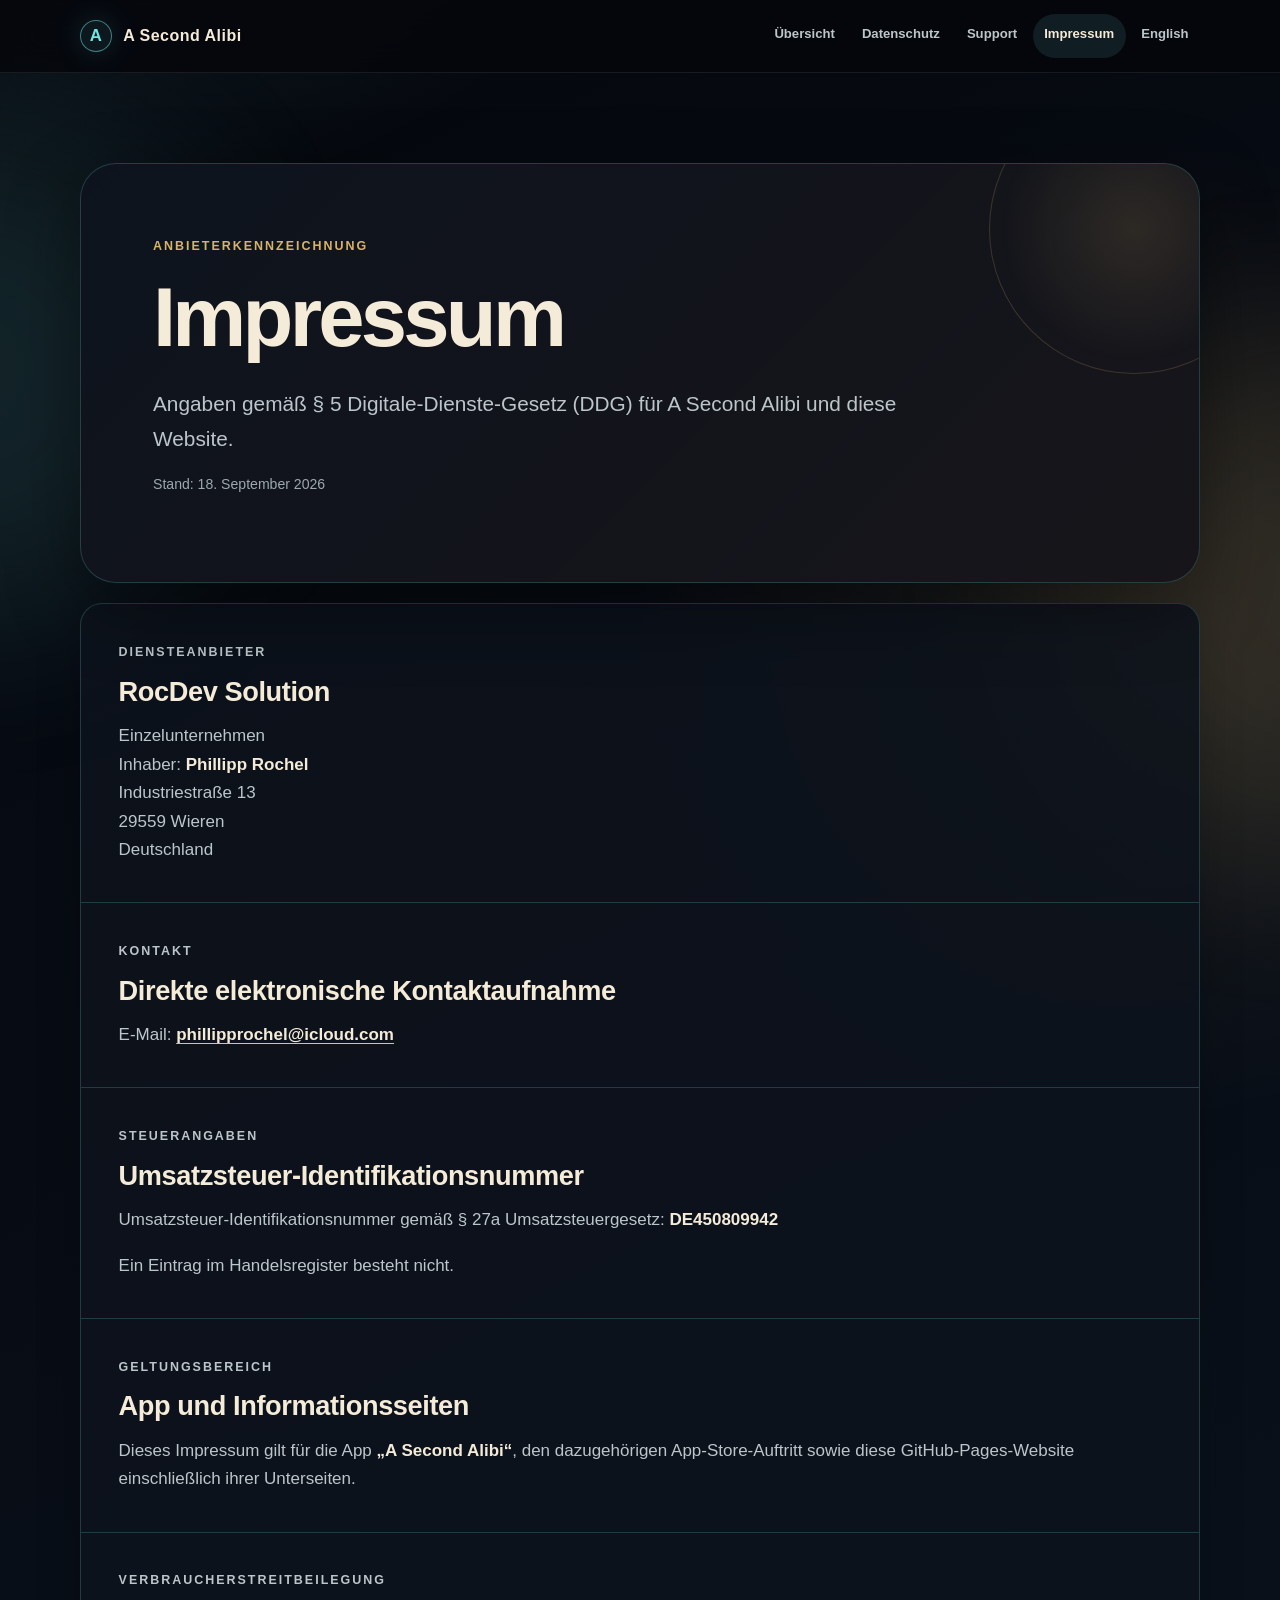
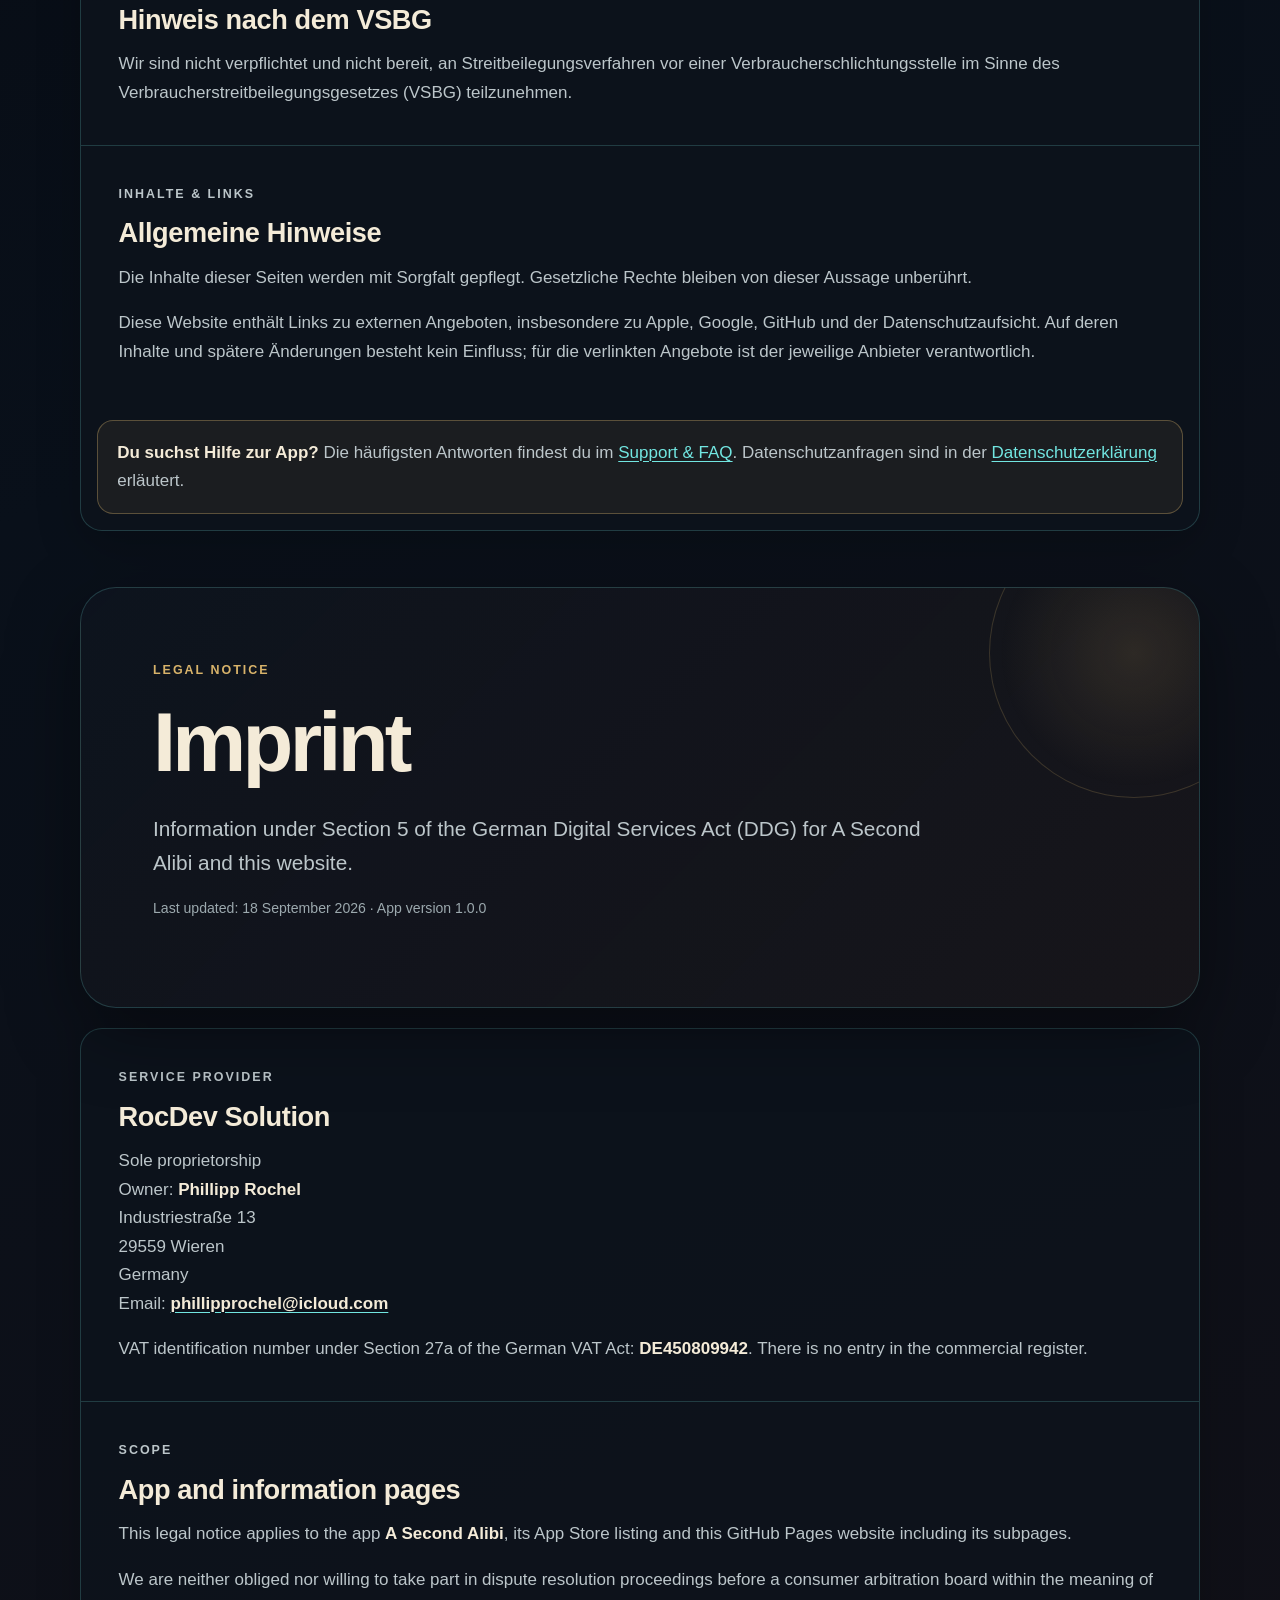
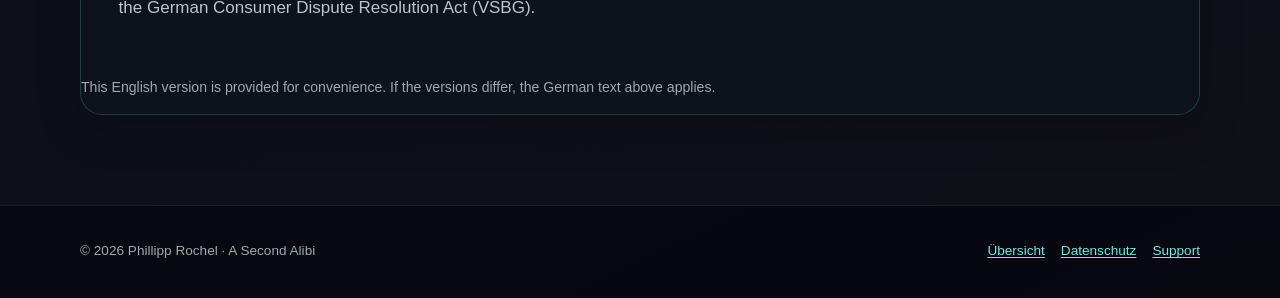
<file: impressum.html>
<!doctype html>
<html lang="de">
<head>
  <meta charset="utf-8">
  <meta name="viewport" content="width=device-width, initial-scale=1">
  <meta name="color-scheme" content="dark">
  <meta name="theme-color" content="#05070d">
  <meta name="description" content="Impressum und Anbieterkennzeichnung für A Second Alibi und die zugehörigen öffentlichen Informationsseiten.">
  <link rel="canonical" href="https://coreytaylor211.github.io/a-second-alibi-legal/impressum.html">
  <link rel="stylesheet" href="style.css">
  <title>Impressum · A Second Alibi</title>
</head>
<body>
  <a class="skip-link" href="#inhalt">Zum Inhalt springen</a>
  <header class="site-header">
    <div class="nav-shell">
      <a class="brand" href="index.html" aria-label="A Second Alibi – Startseite">
        <span class="brand-mark" aria-hidden="true">A</span>
        <span>A Second Alibi</span>
      </a>
      <nav class="site-nav" aria-label="Hauptnavigation">
        <a href="index.html">Übersicht</a>
        <a href="datenschutz.html">Datenschutz</a>
        <a href="support.html">Support</a>
        <a href="impressum.html" aria-current="page">Impressum</a>
        <a href="#en" hreflang="en" lang="en">English</a>
      </nav>
    </div>
  </header>

  <main id="inhalt" class="page-shell">
    <section class="hero" aria-labelledby="haupttitel">
      <p class="eyebrow">Anbieterkennzeichnung</p>
      <h1 id="haupttitel">Impressum</h1>
      <p class="lead">Angaben gemäß § 5 Digitale-Dienste-Gesetz (DDG) für A Second Alibi und diese Website.</p>
      <p class="meta">Stand: 18. September 2026</p>
    </section>

    <div class="document" style="margin-top: 1.25rem">
      <section class="section">
        <p class="eyebrow">Diensteanbieter</p>
        <h2>RocDev Solution</h2>
        <address>
          Einzelunternehmen<br>
          Inhaber: <strong>Phillipp Rochel</strong><br>
          Industriestraße 13<br>
          29559 Wieren<br>
          Deutschland
        </address>
      </section>

      <section class="section">
        <p class="eyebrow">Kontakt</p>
        <h2>Direkte elektronische Kontaktaufnahme</h2>
        <p>E-Mail: <a href="mailto:phillipprochel@icloud.com?subject=A%20Second%20Alibi"><strong>phillipprochel@icloud.com</strong></a></p>
      </section>

      <section class="section">
        <p class="eyebrow">Steuerangaben</p>
        <h2>Umsatzsteuer-Identifikationsnummer</h2>
        <p>Umsatzsteuer-Identifikationsnummer gemäß § 27a Umsatzsteuergesetz: <strong>DE450809942</strong></p>
        <p>Ein Eintrag im Handelsregister besteht nicht.</p>
      </section>

      <section class="section">
        <p class="eyebrow">Geltungsbereich</p>
        <h2>App und Informationsseiten</h2>
        <p>Dieses Impressum gilt für die App <strong>„A Second Alibi“</strong>, den dazugehörigen App-Store-Auftritt sowie diese GitHub-Pages-Website einschließlich ihrer Unterseiten.</p>
      </section>

      <section class="section">
        <p class="eyebrow">Verbraucherstreitbeilegung</p>
        <h2>Hinweis nach dem VSBG</h2>
        <p>Wir sind nicht verpflichtet und nicht bereit, an Streitbeilegungsverfahren vor einer Verbraucherschlichtungsstelle im Sinne des Verbraucherstreitbeilegungsgesetzes (VSBG) teilzunehmen.</p>
      </section>

      <section class="section">
        <p class="eyebrow">Inhalte &amp; Links</p>
        <h2>Allgemeine Hinweise</h2>
        <p>Die Inhalte dieser Seiten werden mit Sorgfalt gepflegt. Gesetzliche Rechte bleiben von dieser Aussage unberührt.</p>
        <p>Diese Website enthält Links zu externen Angeboten, insbesondere zu Apple, Google, GitHub und der Datenschutzaufsicht. Auf deren Inhalte und spätere Änderungen besteht kein Einfluss; für die verlinkten Angebote ist der jeweilige Anbieter verantwortlich.</p>
      </section>

      <aside class="notice" aria-label="Supporthinweis">
        <p><strong>Du suchst Hilfe zur App?</strong> Die häufigsten Antworten findest du im <a href="support.html">Support &amp; FAQ</a>. Datenschutzanfragen sind in der <a href="datenschutz.html">Datenschutzerklärung</a> erläutert.</p>
      </aside>
    </div>

    <div id="en" lang="en" style="margin-top: 3.5rem; scroll-margin-top: 6rem">
      <section class="hero" aria-labelledby="title-en">
        <p class="eyebrow">Legal notice</p>
        <h1 id="title-en">Imprint</h1>
        <p class="lead">Information under Section 5 of the German Digital Services Act (DDG) for A Second Alibi and this website.</p>
        <p class="meta">Last updated: 18 September 2026 · App version 1.0.0</p>
      </section>
      <div class="document" style="margin-top: 1.25rem">
        <section class="section">
          <p class="eyebrow">Service provider</p>
          <h2>RocDev Solution</h2>
          <address>
            Sole proprietorship<br>
            Owner: <strong>Phillipp Rochel</strong><br>
            Industriestraße 13<br>
            29559 Wieren<br>
            Germany
          </address>
          <p>Email: <a href="mailto:phillipprochel@icloud.com?subject=A%20Second%20Alibi"><strong>phillipprochel@icloud.com</strong></a></p>
          <p>VAT identification number under Section 27a of the German VAT Act: <strong>DE450809942</strong>. There is no entry in the commercial register.</p>
        </section>
        <section class="section">
          <p class="eyebrow">Scope</p>
          <h2>App and information pages</h2>
          <p>This legal notice applies to the app <strong>A Second Alibi</strong>, its App Store listing and this GitHub Pages website including its subpages.</p>
          <p>We are neither obliged nor willing to take part in dispute resolution proceedings before a consumer arbitration board within the meaning of the German Consumer Dispute Resolution Act (VSBG).</p>
        </section>
        <p class="meta">This English version is provided for convenience. If the versions differ, the German text above applies.</p>
      </div>
    </div>
  </main>

  <footer class="site-footer">
    <div class="footer-shell">
      <span>© 2026 Phillipp Rochel · A Second Alibi</span>
      <nav class="footer-links" aria-label="Fußnavigation">
        <a href="index.html">Übersicht</a>
        <a href="datenschutz.html">Datenschutz</a>
        <a href="support.html">Support</a>
      </nav>
    </div>
  </footer>
</body>
</html>
</file>
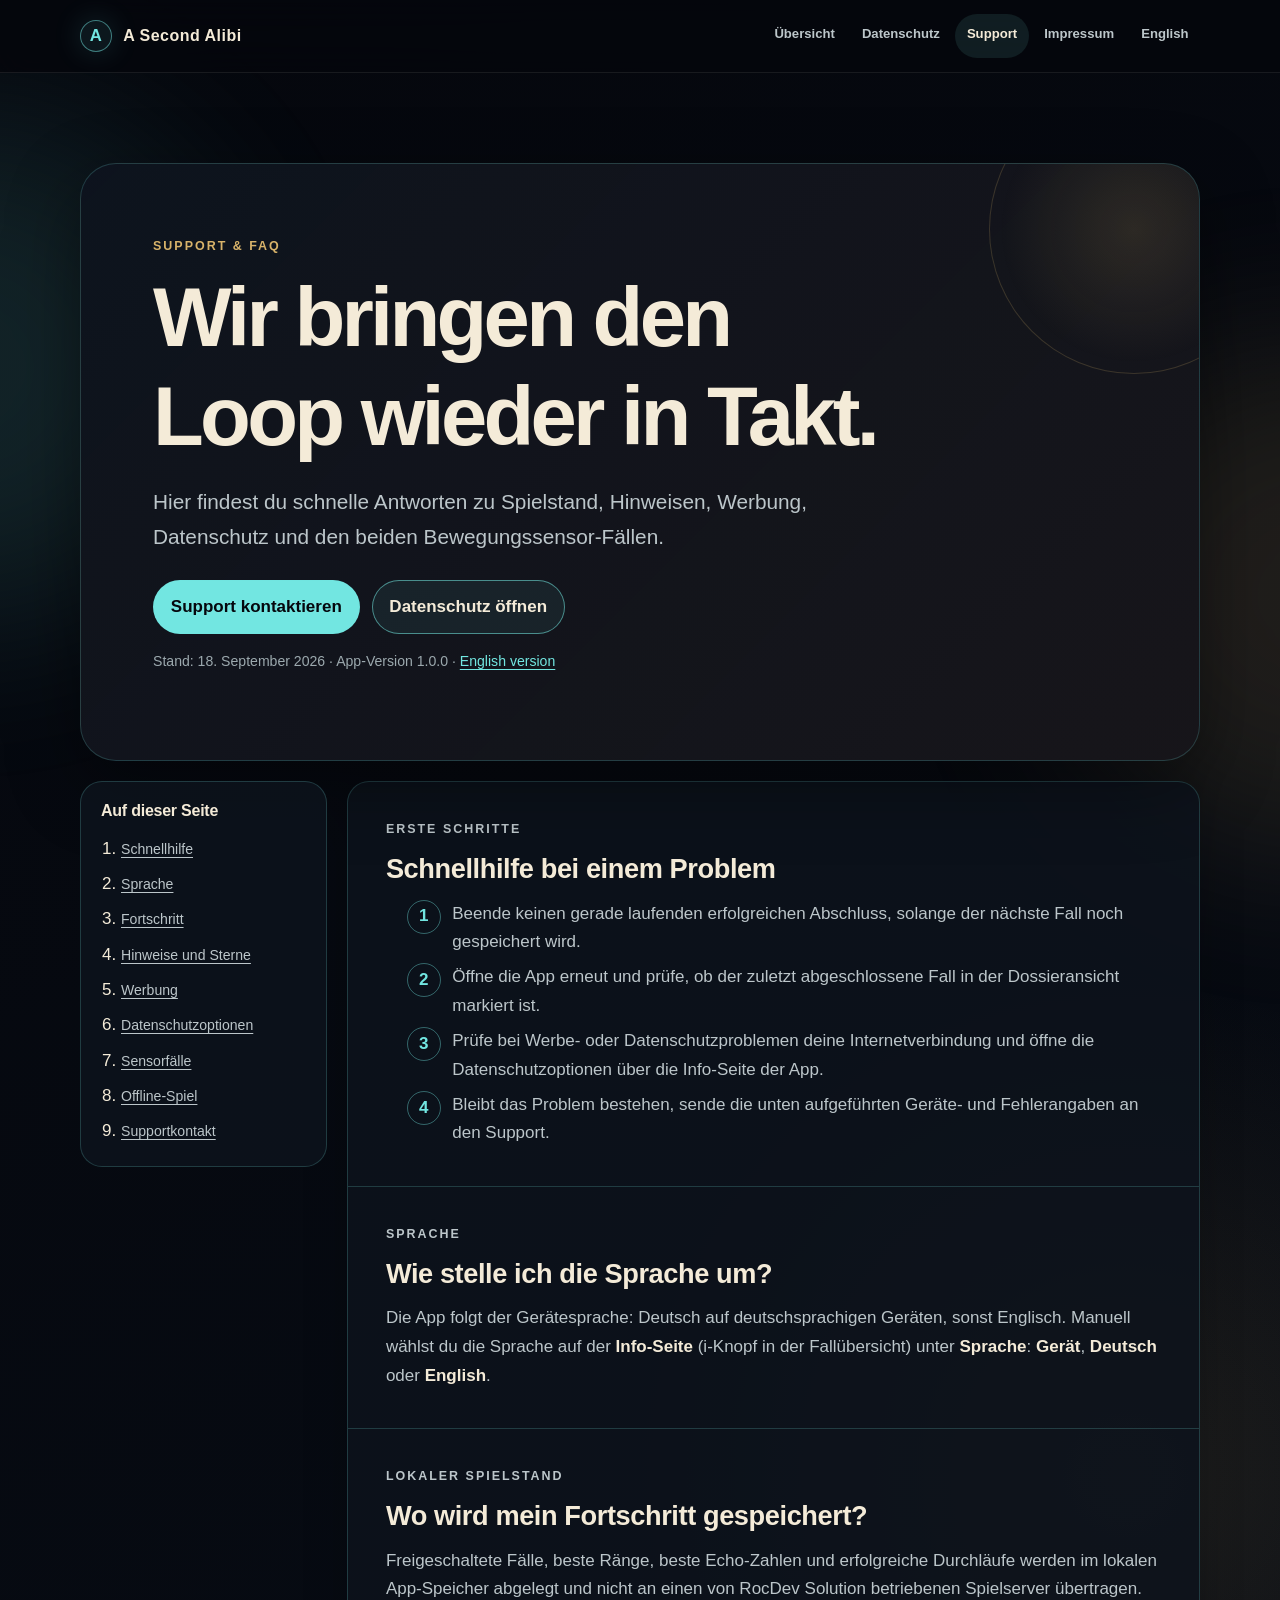
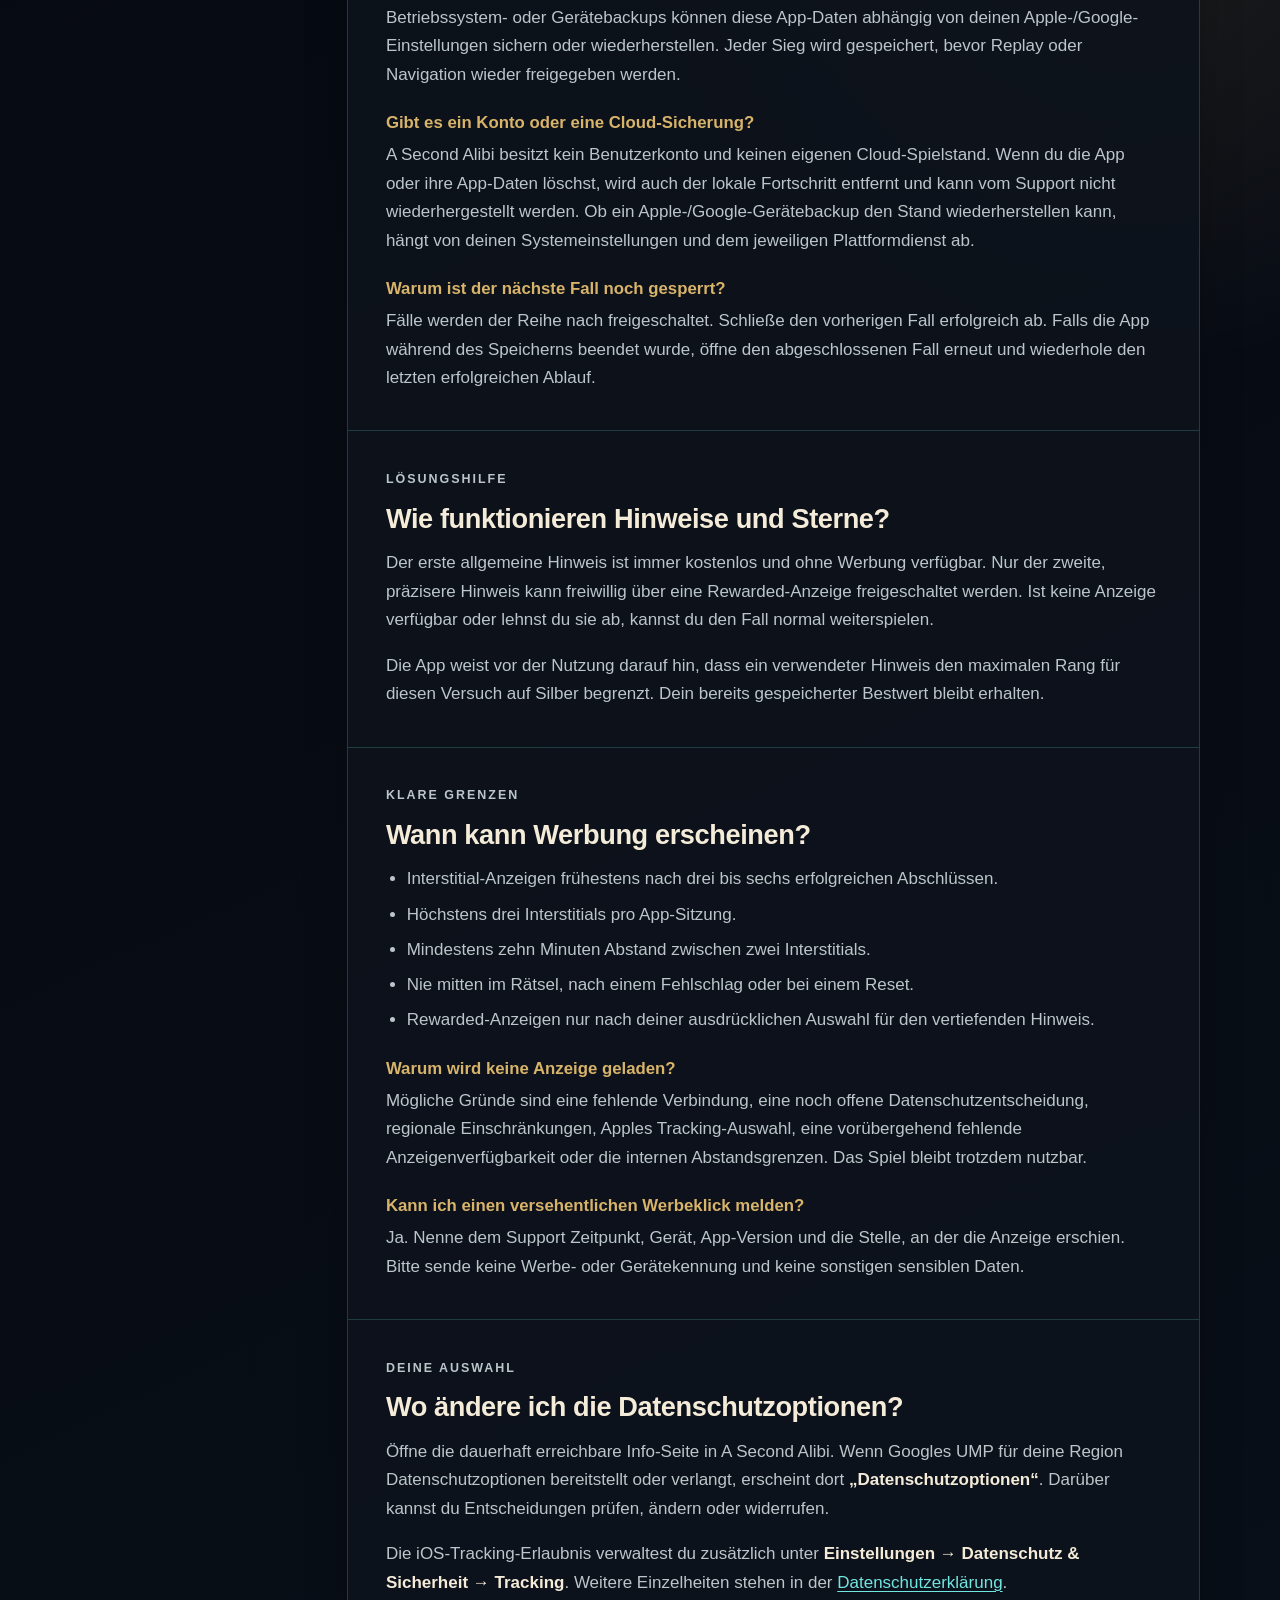
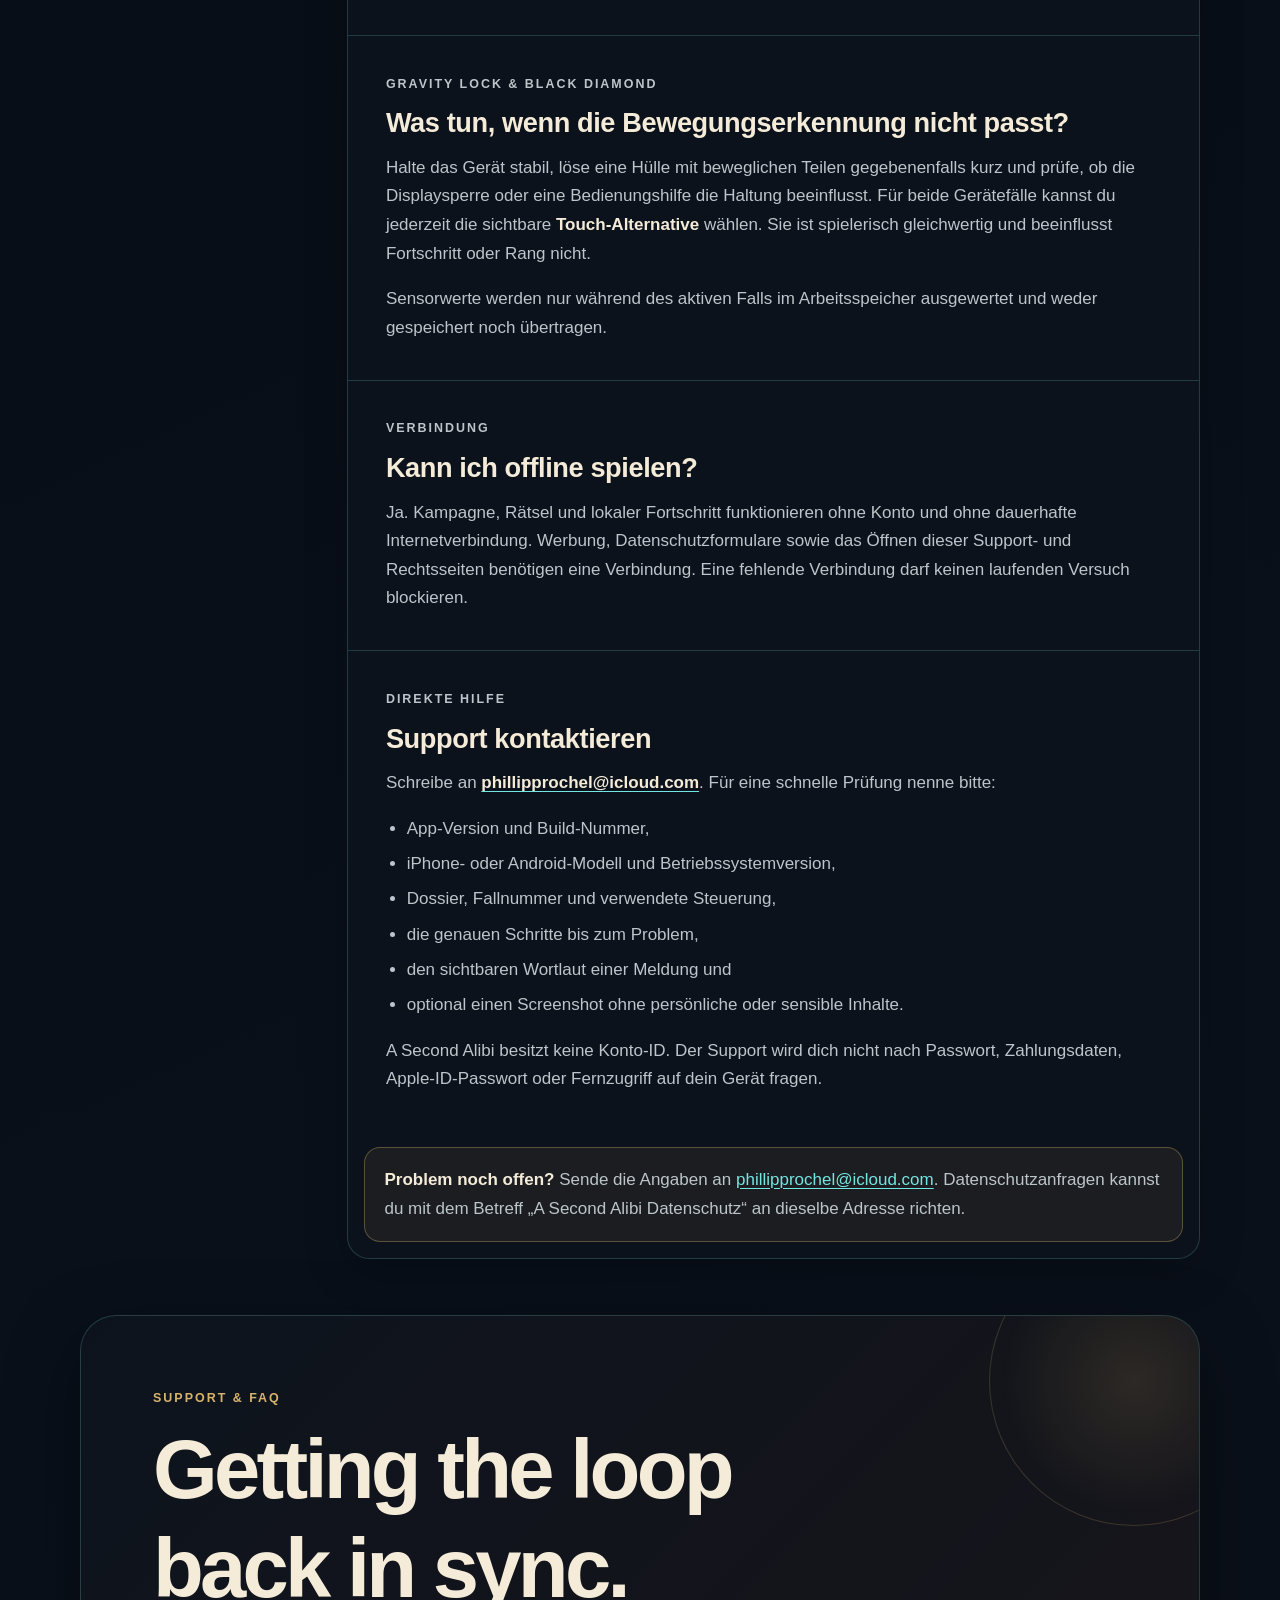
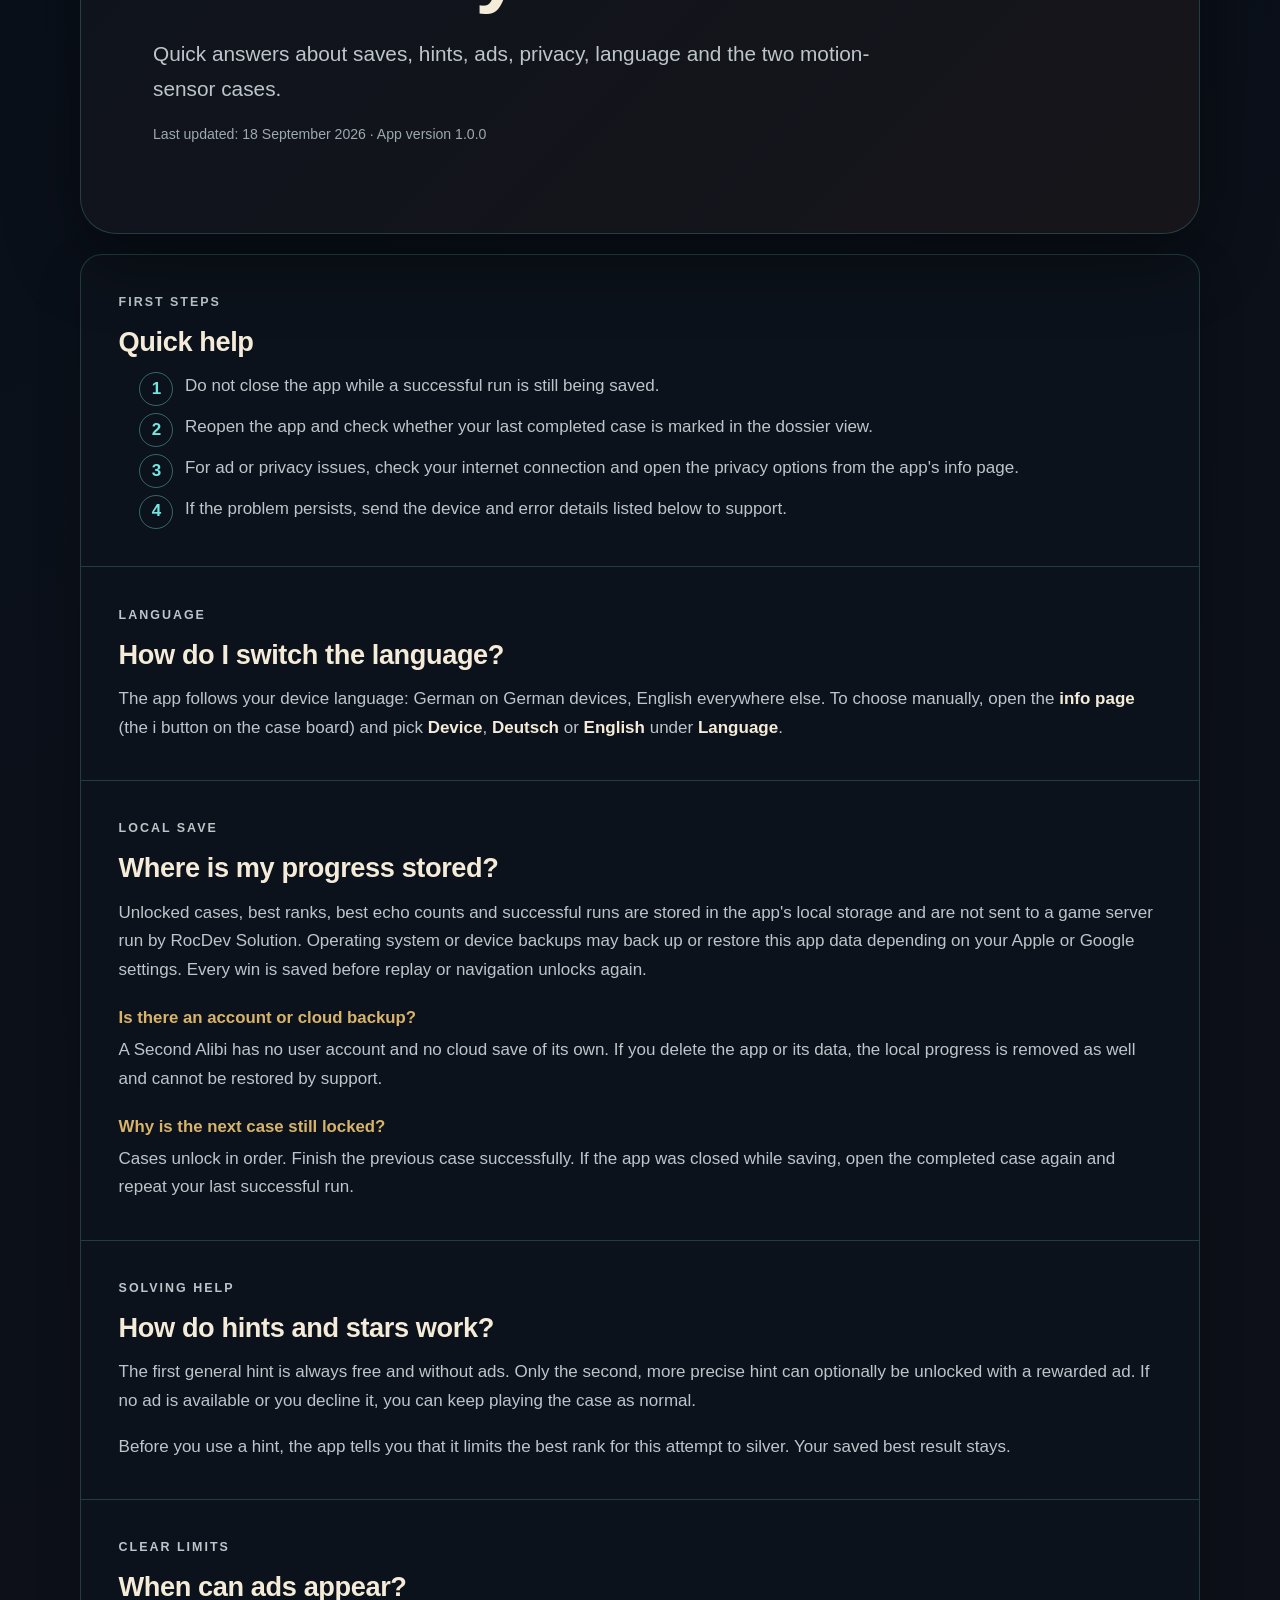
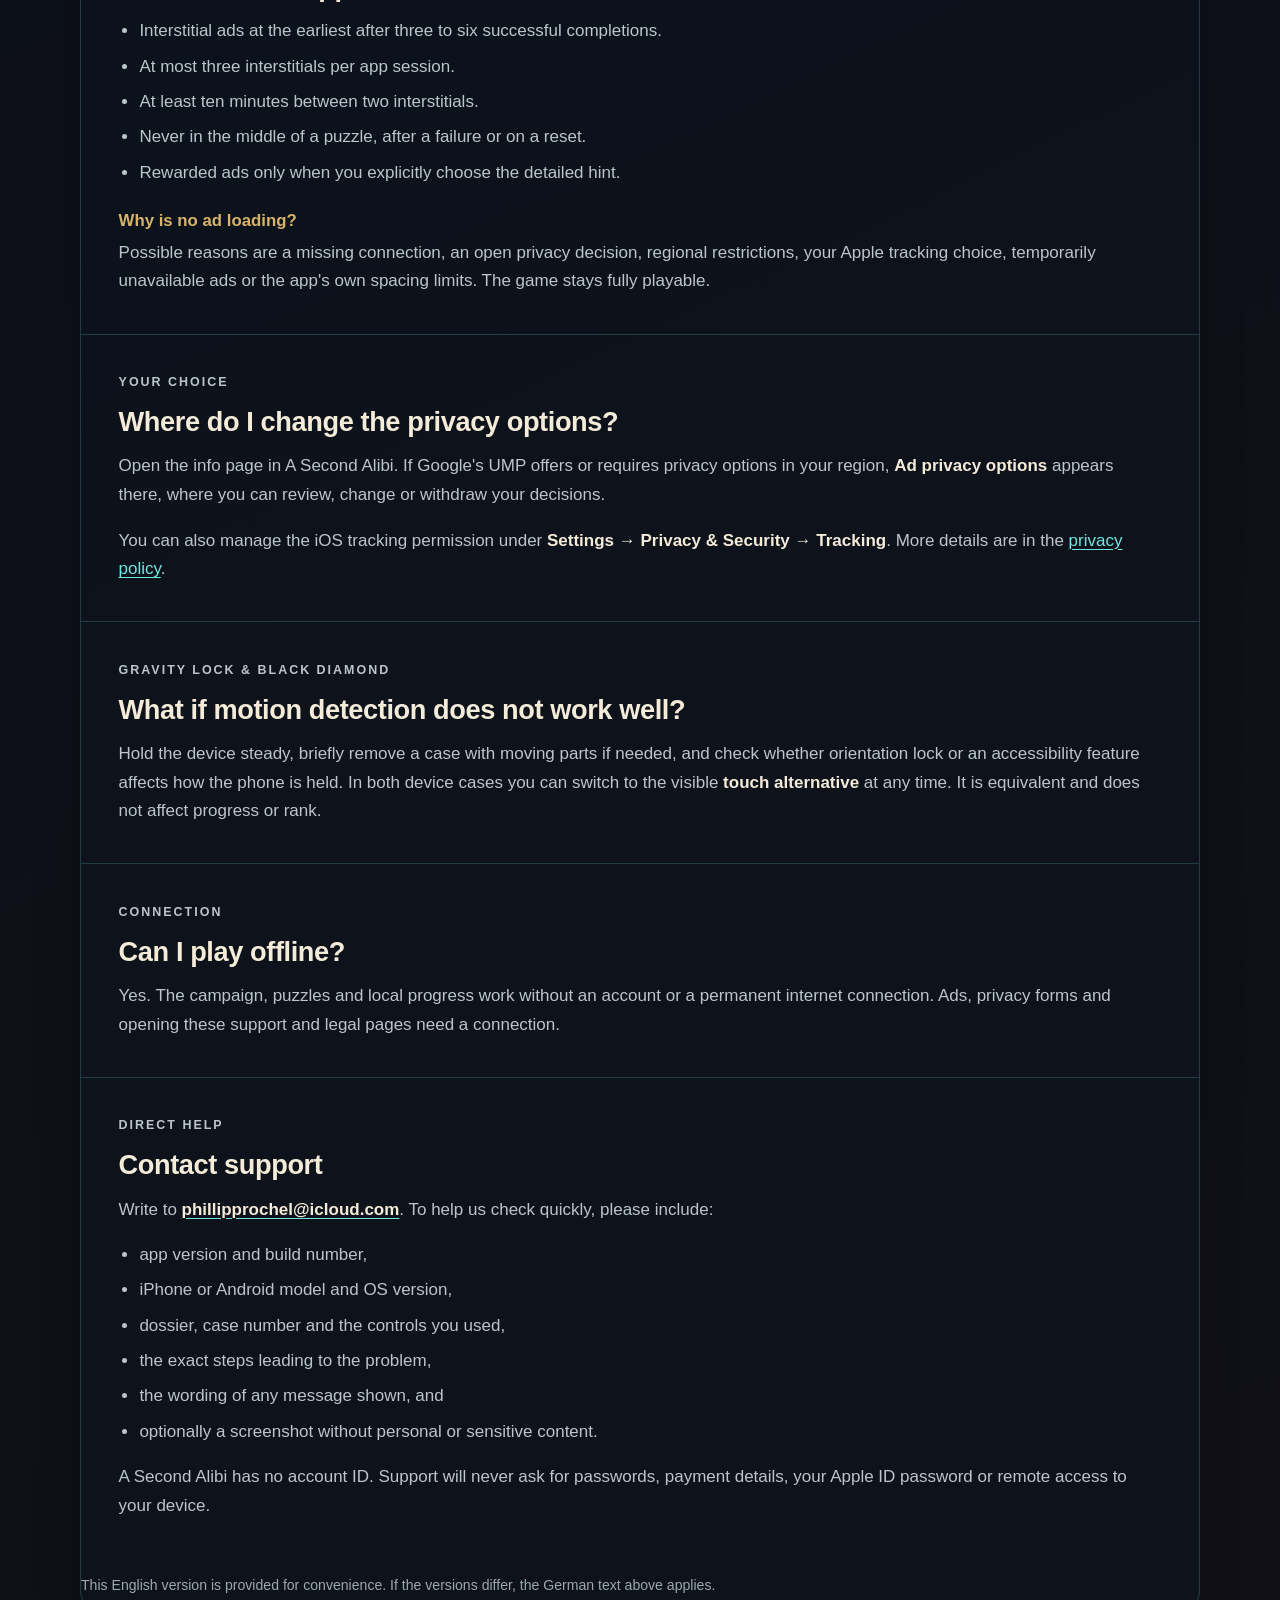
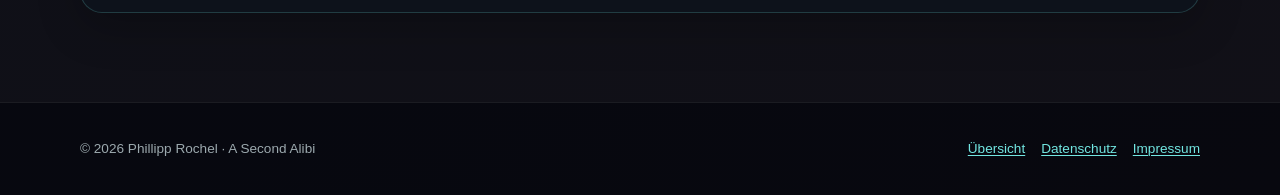
<file: support.html>
<!doctype html>
<html lang="de">
<head>
  <meta charset="utf-8">
  <meta name="viewport" content="width=device-width, initial-scale=1">
  <meta name="color-scheme" content="dark">
  <meta name="theme-color" content="#05070d">
  <meta name="description" content="Offizieller Support und FAQ für A Second Alibi: Fortschritt, Hinweise, Werbung, Datenschutz und Sensorsteuerung.">
  <link rel="canonical" href="https://coreytaylor211.github.io/a-second-alibi-legal/support.html">
  <link rel="stylesheet" href="style.css">
  <title>Support · A Second Alibi</title>
</head>
<body>
  <a class="skip-link" href="#inhalt">Zum Inhalt springen</a>
  <header class="site-header">
    <div class="nav-shell">
      <a class="brand" href="index.html" aria-label="A Second Alibi – Startseite">
        <span class="brand-mark" aria-hidden="true">A</span>
        <span>A Second Alibi</span>
      </a>
      <nav class="site-nav" aria-label="Hauptnavigation">
        <a href="index.html">Übersicht</a>
        <a href="datenschutz.html">Datenschutz</a>
        <a href="support.html" aria-current="page">Support</a>
        <a href="impressum.html">Impressum</a>
        <a href="#en" hreflang="en" lang="en">English</a>
      </nav>
    </div>
  </header>

  <main id="inhalt" class="page-shell">
    <section class="hero" aria-labelledby="haupttitel">
      <p class="eyebrow">Support &amp; FAQ</p>
      <h1 id="haupttitel">Wir bringen den Loop wieder in Takt.</h1>
      <p class="lead">Hier findest du schnelle Antworten zu Spielstand, Hinweisen, Werbung, Datenschutz und den beiden Bewegungssensor-Fällen.</p>
      <div class="actions">
        <a class="button" href="mailto:phillipprochel@icloud.com?subject=A%20Second%20Alibi%20Support">Support kontaktieren</a>
        <a class="button secondary" href="datenschutz.html">Datenschutz öffnen</a>
      </div>
      <p class="meta">Stand: 18. September 2026 · App-Version 1.0.0 · <a href="#en" hreflang="en" lang="en">English version</a></p>
    </section>

    <div class="document-layout">
      <nav class="toc" aria-label="Inhaltsverzeichnis">
        <h2>Auf dieser Seite</h2>
        <ol>
          <li><a href="#schnellhilfe">Schnellhilfe</a></li>
          <li><a href="#sprache">Sprache</a></li>
          <li><a href="#fortschritt">Fortschritt</a></li>
          <li><a href="#hinweise">Hinweise und Sterne</a></li>
          <li><a href="#werbung">Werbung</a></li>
          <li><a href="#datenschutz">Datenschutzoptionen</a></li>
          <li><a href="#sensoren">Sensorfälle</a></li>
          <li><a href="#offline">Offline-Spiel</a></li>
          <li><a href="#kontakt">Supportkontakt</a></li>
        </ol>
      </nav>

      <div class="document">
        <section id="schnellhilfe" class="section">
          <p class="eyebrow">Erste Schritte</p>
          <h2>Schnellhilfe bei einem Problem</h2>
          <ol class="steps">
            <li><span>Beende keinen gerade laufenden erfolgreichen Abschluss, solange der nächste Fall noch gespeichert wird.</span></li>
            <li><span>Öffne die App erneut und prüfe, ob der zuletzt abgeschlossene Fall in der Dossieransicht markiert ist.</span></li>
            <li><span>Prüfe bei Werbe- oder Datenschutzproblemen deine Internetverbindung und öffne die Datenschutzoptionen über die Info-Seite der App.</span></li>
            <li><span>Bleibt das Problem bestehen, sende die unten aufgeführten Geräte- und Fehlerangaben an den Support.</span></li>
          </ol>
        </section>

        <section id="sprache" class="section">
          <p class="eyebrow">Sprache</p>
          <h2>Wie stelle ich die Sprache um?</h2>
          <p>Die App folgt der Gerätesprache: Deutsch auf deutschsprachigen Geräten, sonst Englisch. Manuell wählst du die Sprache auf der <strong>Info-Seite</strong> (i-Knopf in der Fallübersicht) unter <strong>Sprache</strong>: <strong>Gerät</strong>, <strong>Deutsch</strong> oder <strong>English</strong>.</p>
        </section>

        <section id="fortschritt" class="section">
          <p class="eyebrow">Lokaler Spielstand</p>
          <h2>Wo wird mein Fortschritt gespeichert?</h2>
          <p>Freigeschaltete Fälle, beste Ränge, beste Echo-Zahlen und erfolgreiche Durchläufe werden im lokalen App-Speicher abgelegt und nicht an einen von RocDev Solution betriebenen Spielserver übertragen. Betriebssystem- oder Gerätebackups können diese App-Daten abhängig von deinen Apple-/Google-Einstellungen sichern oder wiederherstellen. Jeder Sieg wird gespeichert, bevor Replay oder Navigation wieder freigegeben werden.</p>
          <h3>Gibt es ein Konto oder eine Cloud-Sicherung?</h3>
          <p>A Second Alibi besitzt kein Benutzerkonto und keinen eigenen Cloud-Spielstand. Wenn du die App oder ihre App-Daten löschst, wird auch der lokale Fortschritt entfernt und kann vom Support nicht wiederhergestellt werden. Ob ein Apple-/Google-Gerätebackup den Stand wiederherstellen kann, hängt von deinen Systemeinstellungen und dem jeweiligen Plattformdienst ab.</p>
          <h3>Warum ist der nächste Fall noch gesperrt?</h3>
          <p>Fälle werden der Reihe nach freigeschaltet. Schließe den vorherigen Fall erfolgreich ab. Falls die App während des Speicherns beendet wurde, öffne den abgeschlossenen Fall erneut und wiederhole den letzten erfolgreichen Ablauf.</p>
        </section>

        <section id="hinweise" class="section">
          <p class="eyebrow">Lösungshilfe</p>
          <h2>Wie funktionieren Hinweise und Sterne?</h2>
          <p>Der erste allgemeine Hinweis ist immer kostenlos und ohne Werbung verfügbar. Nur der zweite, präzisere Hinweis kann freiwillig über eine Rewarded-Anzeige freigeschaltet werden. Ist keine Anzeige verfügbar oder lehnst du sie ab, kannst du den Fall normal weiterspielen.</p>
          <p>Die App weist vor der Nutzung darauf hin, dass ein verwendeter Hinweis den maximalen Rang für diesen Versuch auf Silber begrenzt. Dein bereits gespeicherter Bestwert bleibt erhalten.</p>
        </section>

        <section id="werbung" class="section">
          <p class="eyebrow">Klare Grenzen</p>
          <h2>Wann kann Werbung erscheinen?</h2>
          <ul>
            <li>Interstitial-Anzeigen frühestens nach drei bis sechs erfolgreichen Abschlüssen.</li>
            <li>Höchstens drei Interstitials pro App-Sitzung.</li>
            <li>Mindestens zehn Minuten Abstand zwischen zwei Interstitials.</li>
            <li>Nie mitten im Rätsel, nach einem Fehlschlag oder bei einem Reset.</li>
            <li>Rewarded-Anzeigen nur nach deiner ausdrücklichen Auswahl für den vertiefenden Hinweis.</li>
          </ul>
          <h3>Warum wird keine Anzeige geladen?</h3>
          <p>Mögliche Gründe sind eine fehlende Verbindung, eine noch offene Datenschutzentscheidung, regionale Einschränkungen, Apples Tracking-Auswahl, eine vorübergehend fehlende Anzeigenverfügbarkeit oder die internen Abstandsgrenzen. Das Spiel bleibt trotzdem nutzbar.</p>
          <h3>Kann ich einen versehentlichen Werbeklick melden?</h3>
          <p>Ja. Nenne dem Support Zeitpunkt, Gerät, App-Version und die Stelle, an der die Anzeige erschien. Bitte sende keine Werbe- oder Gerätekennung und keine sonstigen sensiblen Daten.</p>
        </section>

        <section id="datenschutz" class="section">
          <p class="eyebrow">Deine Auswahl</p>
          <h2>Wo ändere ich die Datenschutzoptionen?</h2>
          <p>Öffne die dauerhaft erreichbare Info-Seite in A Second Alibi. Wenn Googles UMP für deine Region Datenschutzoptionen bereitstellt oder verlangt, erscheint dort <strong>„Datenschutzoptionen“</strong>. Darüber kannst du Entscheidungen prüfen, ändern oder widerrufen.</p>
          <p>Die iOS-Tracking-Erlaubnis verwaltest du zusätzlich unter <strong>Einstellungen → Datenschutz &amp; Sicherheit → Tracking</strong>. Weitere Einzelheiten stehen in der <a href="datenschutz.html">Datenschutzerklärung</a>.</p>
        </section>

        <section id="sensoren" class="section">
          <p class="eyebrow">Gravity Lock &amp; Black Diamond</p>
          <h2>Was tun, wenn die Bewegungserkennung nicht passt?</h2>
          <p>Halte das Gerät stabil, löse eine Hülle mit beweglichen Teilen gegebenenfalls kurz und prüfe, ob die Displaysperre oder eine Bedienungshilfe die Haltung beeinflusst. Für beide Gerätefälle kannst du jederzeit die sichtbare <strong>Touch-Alternative</strong> wählen. Sie ist spielerisch gleichwertig und beeinflusst Fortschritt oder Rang nicht.</p>
          <p>Sensorwerte werden nur während des aktiven Falls im Arbeitsspeicher ausgewertet und weder gespeichert noch übertragen.</p>
        </section>

        <section id="offline" class="section">
          <p class="eyebrow">Verbindung</p>
          <h2>Kann ich offline spielen?</h2>
          <p>Ja. Kampagne, Rätsel und lokaler Fortschritt funktionieren ohne Konto und ohne dauerhafte Internetverbindung. Werbung, Datenschutzformulare sowie das Öffnen dieser Support- und Rechtsseiten benötigen eine Verbindung. Eine fehlende Verbindung darf keinen laufenden Versuch blockieren.</p>
        </section>

        <section id="kontakt" class="section">
          <p class="eyebrow">Direkte Hilfe</p>
          <h2>Support kontaktieren</h2>
          <p>Schreibe an <a href="mailto:phillipprochel@icloud.com?subject=A%20Second%20Alibi%20Support"><strong>phillipprochel@icloud.com</strong></a>. Für eine schnelle Prüfung nenne bitte:</p>
          <ul>
            <li>App-Version und Build-Nummer,</li>
            <li>iPhone- oder Android-Modell und Betriebssystemversion,</li>
            <li>Dossier, Fallnummer und verwendete Steuerung,</li>
            <li>die genauen Schritte bis zum Problem,</li>
            <li>den sichtbaren Wortlaut einer Meldung und</li>
            <li>optional einen Screenshot ohne persönliche oder sensible Inhalte.</li>
          </ul>
          <p>A Second Alibi besitzt keine Konto-ID. Der Support wird dich nicht nach Passwort, Zahlungsdaten, Apple-ID-Passwort oder Fernzugriff auf dein Gerät fragen.</p>
        </section>

        <aside class="notice" aria-label="Supportkontakt">
          <p><strong>Problem noch offen?</strong> Sende die Angaben an <a href="mailto:phillipprochel@icloud.com?subject=A%20Second%20Alibi%20Support">phillipprochel@icloud.com</a>. Datenschutzanfragen kannst du mit dem Betreff „A Second Alibi Datenschutz“ an dieselbe Adresse richten.</p>
        </aside>
      </div>
    </div>

    <div id="en" lang="en" style="margin-top: 3.5rem; scroll-margin-top: 6rem">
      <section class="hero" aria-labelledby="title-en">
        <p class="eyebrow">Support &amp; FAQ</p>
        <h1 id="title-en">Getting the loop back in sync.</h1>
        <p class="lead">Quick answers about saves, hints, ads, privacy, language and the two motion-sensor cases.</p>
        <p class="meta">Last updated: 18 September 2026 · App version 1.0.0</p>
      </section>
      <div class="document" style="margin-top: 1.25rem">
        <section class="section">
          <p class="eyebrow">First steps</p>
          <h2>Quick help</h2>
          <ol class="steps">
            <li><span>Do not close the app while a successful run is still being saved.</span></li>
            <li><span>Reopen the app and check whether your last completed case is marked in the dossier view.</span></li>
            <li><span>For ad or privacy issues, check your internet connection and open the privacy options from the app's info page.</span></li>
            <li><span>If the problem persists, send the device and error details listed below to support.</span></li>
          </ol>
        </section>
        <section class="section">
          <p class="eyebrow">Language</p>
          <h2>How do I switch the language?</h2>
          <p>The app follows your device language: German on German devices, English everywhere else. To choose manually, open the <strong>info page</strong> (the i button on the case board) and pick <strong>Device</strong>, <strong>Deutsch</strong> or <strong>English</strong> under <strong>Language</strong>.</p>
        </section>
        <section class="section">
          <p class="eyebrow">Local save</p>
          <h2>Where is my progress stored?</h2>
          <p>Unlocked cases, best ranks, best echo counts and successful runs are stored in the app's local storage and are not sent to a game server run by RocDev Solution. Operating system or device backups may back up or restore this app data depending on your Apple or Google settings. Every win is saved before replay or navigation unlocks again.</p>
          <h3>Is there an account or cloud backup?</h3>
          <p>A Second Alibi has no user account and no cloud save of its own. If you delete the app or its data, the local progress is removed as well and cannot be restored by support.</p>
          <h3>Why is the next case still locked?</h3>
          <p>Cases unlock in order. Finish the previous case successfully. If the app was closed while saving, open the completed case again and repeat your last successful run.</p>
        </section>
        <section class="section">
          <p class="eyebrow">Solving help</p>
          <h2>How do hints and stars work?</h2>
          <p>The first general hint is always free and without ads. Only the second, more precise hint can optionally be unlocked with a rewarded ad. If no ad is available or you decline it, you can keep playing the case as normal.</p>
          <p>Before you use a hint, the app tells you that it limits the best rank for this attempt to silver. Your saved best result stays.</p>
        </section>
        <section class="section">
          <p class="eyebrow">Clear limits</p>
          <h2>When can ads appear?</h2>
          <ul>
            <li>Interstitial ads at the earliest after three to six successful completions.</li>
            <li>At most three interstitials per app session.</li>
            <li>At least ten minutes between two interstitials.</li>
            <li>Never in the middle of a puzzle, after a failure or on a reset.</li>
            <li>Rewarded ads only when you explicitly choose the detailed hint.</li>
          </ul>
          <h3>Why is no ad loading?</h3>
          <p>Possible reasons are a missing connection, an open privacy decision, regional restrictions, your Apple tracking choice, temporarily unavailable ads or the app's own spacing limits. The game stays fully playable.</p>
        </section>
        <section class="section">
          <p class="eyebrow">Your choice</p>
          <h2>Where do I change the privacy options?</h2>
          <p>Open the info page in A Second Alibi. If Google's UMP offers or requires privacy options in your region, <strong>Ad privacy options</strong> appears there, where you can review, change or withdraw your decisions.</p>
          <p>You can also manage the iOS tracking permission under <strong>Settings → Privacy &amp; Security → Tracking</strong>. More details are in the <a href="datenschutz.html#en">privacy policy</a>.</p>
        </section>
        <section class="section">
          <p class="eyebrow">Gravity Lock &amp; Black Diamond</p>
          <h2>What if motion detection does not work well?</h2>
          <p>Hold the device steady, briefly remove a case with moving parts if needed, and check whether orientation lock or an accessibility feature affects how the phone is held. In both device cases you can switch to the visible <strong>touch alternative</strong> at any time. It is equivalent and does not affect progress or rank.</p>
        </section>
        <section class="section">
          <p class="eyebrow">Connection</p>
          <h2>Can I play offline?</h2>
          <p>Yes. The campaign, puzzles and local progress work without an account or a permanent internet connection. Ads, privacy forms and opening these support and legal pages need a connection.</p>
        </section>
        <section class="section">
          <p class="eyebrow">Direct help</p>
          <h2>Contact support</h2>
          <p>Write to <a href="mailto:phillipprochel@icloud.com?subject=A%20Second%20Alibi%20Support"><strong>phillipprochel@icloud.com</strong></a>. To help us check quickly, please include:</p>
          <ul>
            <li>app version and build number,</li>
            <li>iPhone or Android model and OS version,</li>
            <li>dossier, case number and the controls you used,</li>
            <li>the exact steps leading to the problem,</li>
            <li>the wording of any message shown, and</li>
            <li>optionally a screenshot without personal or sensitive content.</li>
          </ul>
          <p>A Second Alibi has no account ID. Support will never ask for passwords, payment details, your Apple ID password or remote access to your device.</p>
        </section>
        <p class="meta">This English version is provided for convenience. If the versions differ, the German text above applies.</p>
      </div>
    </div>
  </main>

  <footer class="site-footer">
    <div class="footer-shell">
      <span>© 2026 Phillipp Rochel · A Second Alibi</span>
      <nav class="footer-links" aria-label="Fußnavigation">
        <a href="index.html">Übersicht</a>
        <a href="datenschutz.html">Datenschutz</a>
        <a href="impressum.html">Impressum</a>
      </nav>
    </div>
  </footer>
</body>
</html>
</file>
<file: style.css>
:root {
  color-scheme: dark;
  --ink: #05070d;
  --deep: #0d131d;
  --panel: rgba(13, 19, 29, 0.86);
  --panel-strong: rgba(16, 24, 36, 0.96);
  --line: rgba(114, 230, 225, 0.2);
  --text: #f4ebd8;
  --muted: #bcc6ca;
  --cyan: #72e6e1;
  --gold: #d8b36a;
  --danger: #f0a4a4;
  --shadow: 0 24px 72px rgba(0, 0, 0, 0.4);
  --radius: 22px;
  font-family: ui-rounded, "SF Pro Rounded", "SF Pro Display", -apple-system,
    BlinkMacSystemFont, "Segoe UI", sans-serif;
}

* {
  box-sizing: border-box;
}

html {
  scroll-behavior: smooth;
}

body {
  min-height: 100vh;
  margin: 0;
  color: var(--text);
  background:
    radial-gradient(circle at 12% -10%, rgba(114, 230, 225, 0.15), transparent 34rem),
    radial-gradient(circle at 88% 18%, rgba(216, 179, 106, 0.11), transparent 31rem),
    linear-gradient(155deg, #05070d 0%, #09101a 52%, #111017 100%);
  font-size: 17px;
  line-height: 1.68;
}

body::before,
body::after {
  position: fixed;
  z-index: -1;
  width: 32rem;
  height: 32rem;
  border-radius: 50%;
  content: "";
  filter: blur(94px);
  opacity: 0.12;
  pointer-events: none;
}

body::before {
  top: 7rem;
  left: -18rem;
  background: var(--cyan);
}

body::after {
  right: -18rem;
  bottom: 3rem;
  background: var(--gold);
}

a {
  color: var(--cyan);
  text-decoration-thickness: 0.08em;
  text-underline-offset: 0.18em;
}

a:hover {
  color: #b9fbf8;
}

a:focus-visible,
button:focus-visible {
  outline: 3px solid var(--gold);
  outline-offset: 4px;
  border-radius: 6px;
}

.skip-link {
  position: fixed;
  z-index: 100;
  top: 0.75rem;
  left: 0.75rem;
  padding: 0.7rem 1rem;
  color: var(--ink);
  background: var(--gold);
  border-radius: 10px;
  font-weight: 850;
  transform: translateY(-180%);
}

.skip-link:focus {
  transform: translateY(0);
}

.site-header {
  position: sticky;
  z-index: 20;
  top: 0;
  border-bottom: 1px solid rgba(255, 255, 255, 0.08);
  background: rgba(5, 7, 13, 0.84);
  backdrop-filter: blur(18px);
  -webkit-backdrop-filter: blur(18px);
}

.nav-shell,
.page-shell,
.footer-shell {
  width: min(1120px, calc(100% - 2rem));
  margin-inline: auto;
}

.nav-shell {
  display: flex;
  align-items: center;
  justify-content: space-between;
  min-height: 72px;
  gap: 1rem;
}

.brand {
  display: inline-flex;
  flex: 0 0 auto;
  align-items: center;
  gap: 0.7rem;
  color: var(--text);
  font-size: 1rem;
  font-weight: 850;
  letter-spacing: 0.03em;
  text-decoration: none;
}

.brand-mark {
  display: grid;
  width: 2rem;
  height: 2rem;
  place-items: center;
  border: 1px solid rgba(114, 230, 225, 0.5);
  border-radius: 50%;
  color: var(--cyan);
  background: rgba(114, 230, 225, 0.08);
  box-shadow: 0 0 30px rgba(114, 230, 225, 0.16);
  font-size: 1.05rem;
}

.site-nav {
  display: flex;
  flex-wrap: wrap;
  justify-content: flex-end;
  gap: 0.25rem;
}

.site-nav a {
  min-height: 44px;
  padding: 0.55rem 0.72rem;
  border-radius: 999px;
  color: var(--muted);
  font-size: 0.82rem;
  font-weight: 750;
  text-decoration: none;
}

.site-nav a:hover,
.site-nav a[aria-current="page"] {
  color: var(--text);
  background: rgba(114, 230, 225, 0.1);
}

.page-shell {
  padding-block: clamp(2.8rem, 7vw, 6.5rem);
}

.hero {
  position: relative;
  overflow: hidden;
  padding: clamp(2rem, 6vw, 4.5rem);
  border: 1px solid var(--line);
  border-radius: clamp(24px, 4vw, 36px);
  background:
    linear-gradient(135deg, rgba(13, 19, 29, 0.98), rgba(24, 21, 25, 0.9)),
    var(--panel-strong);
  box-shadow: var(--shadow);
}

.hero::after {
  position: absolute;
  top: -5rem;
  right: -5rem;
  width: 18rem;
  height: 18rem;
  border: 1px solid rgba(216, 179, 106, 0.2);
  border-radius: 50%;
  background: radial-gradient(circle, rgba(216, 179, 106, 0.13), transparent 66%);
  content: "";
  pointer-events: none;
}

.eyebrow {
  margin: 0 0 0.8rem;
  color: var(--gold);
  font-size: 0.78rem;
  font-weight: 850;
  letter-spacing: 0.16em;
  text-transform: uppercase;
}

h1,
h2,
h3 {
  line-height: 1.18;
  text-wrap: balance;
}

h1 {
  max-width: 18ch;
  margin: 0;
  font-size: clamp(2.35rem, 7vw, 5.2rem);
  letter-spacing: -0.045em;
}

h2 {
  margin: 0 0 0.9rem;
  color: var(--text);
  font-size: clamp(1.25rem, 3vw, 1.7rem);
  letter-spacing: -0.015em;
}

h3 {
  margin: 1.5rem 0 0.5rem;
  color: var(--gold);
  font-size: 1.05rem;
}

p,
ul,
ol {
  margin-top: 0;
}

.lead {
  max-width: 67ch;
  margin: 1.2rem 0 0;
  color: var(--muted);
  font-size: clamp(1.05rem, 2.4vw, 1.3rem);
}

.meta {
  margin-top: 1rem;
  color: #9ca9ae;
  font-size: 0.88rem;
}

.actions {
  display: flex;
  flex-wrap: wrap;
  gap: 0.75rem;
  margin-top: 1.6rem;
}

.button {
  display: inline-flex;
  align-items: center;
  justify-content: center;
  min-height: 48px;
  padding: 0.72rem 1.05rem;
  border: 1px solid rgba(114, 230, 225, 0.55);
  border-radius: 999px;
  color: var(--ink);
  background: var(--cyan);
  font-weight: 850;
  text-decoration: none;
}

.button:hover {
  color: var(--ink);
  background: #a4f5f1;
}

.button.secondary {
  color: var(--text);
  background: rgba(114, 230, 225, 0.07);
}

.grid {
  display: grid;
  grid-template-columns: repeat(3, minmax(0, 1fr));
  gap: 1rem;
}

.card {
  display: block;
  min-height: 100%;
  padding: 1.45rem;
  border: 1px solid var(--line);
  border-radius: var(--radius);
  color: var(--muted);
  background: var(--panel);
  box-shadow: 0 14px 42px rgba(0, 0, 0, 0.2);
  text-decoration: none;
}

.card:hover {
  border-color: rgba(114, 230, 225, 0.5);
  color: var(--muted);
  transform: translateY(-2px);
}

.card h2 {
  margin-top: 0.35rem;
}

.card p:last-child,
.section > :last-child,
.notice > :last-child {
  margin-bottom: 0;
}

.card-label {
  color: var(--gold);
  font-size: 0.75rem;
  font-weight: 850;
  letter-spacing: 0.12em;
  text-transform: uppercase;
}

.document-layout {
  display: grid;
  grid-template-columns: minmax(210px, 0.29fr) minmax(0, 1fr);
  align-items: start;
  gap: 1.25rem;
  margin-top: 1.25rem;
}

.document {
  overflow: hidden;
  border: 1px solid var(--line);
  border-radius: var(--radius);
  background: var(--panel);
  box-shadow: 0 14px 44px rgba(0, 0, 0, 0.22);
}

.section {
  padding: clamp(1.35rem, 4vw, 2.35rem);
  scroll-margin-top: 6rem;
}

.section + .section {
  border-top: 1px solid var(--line);
}

.section p,
.section li,
.notice {
  color: var(--muted);
}

.section strong,
.notice strong {
  color: var(--text);
}

.section ul,
.section ol {
  padding-left: 1.3rem;
}

.section li + li {
  margin-top: 0.42rem;
}

.toc {
  position: sticky;
  top: 6rem;
  padding: 1.25rem;
  border: 1px solid var(--line);
  border-radius: var(--radius);
  background: var(--panel);
}

.toc h2 {
  font-size: 1rem;
}

.toc ol {
  margin: 0;
  padding-left: 1.25rem;
}

.toc li + li {
  margin-top: 0.42rem;
}

.toc a {
  color: var(--muted);
  font-size: 0.88rem;
}

.notice {
  margin: 1rem;
  padding: 1.1rem 1.2rem;
  border: 1px solid rgba(216, 179, 106, 0.35);
  border-radius: 16px;
  background: rgba(216, 179, 106, 0.07);
}

.status-list {
  display: grid;
  grid-template-columns: repeat(2, minmax(0, 1fr));
  gap: 0.75rem;
  padding: 0;
  list-style: none;
}

.status-list li {
  padding: 0.9rem 1rem;
  border: 1px solid rgba(114, 230, 225, 0.14);
  border-radius: 14px;
  background: rgba(114, 230, 225, 0.04);
}

.steps {
  padding: 0;
  counter-reset: steps;
  list-style: none;
}

.steps li {
  display: grid;
  grid-template-columns: 2.1rem 1fr;
  align-items: start;
  gap: 0.75rem;
  counter-increment: steps;
}

.steps li::before {
  display: grid;
  width: 2rem;
  height: 2rem;
  place-items: center;
  border: 1px solid rgba(114, 230, 225, 0.4);
  border-radius: 50%;
  color: var(--cyan);
  content: counter(steps);
  font-weight: 850;
}

address {
  color: var(--muted);
  font-style: normal;
}

.site-footer {
  border-top: 1px solid rgba(255, 255, 255, 0.08);
  background: rgba(5, 7, 13, 0.7);
}

.footer-shell {
  display: flex;
  align-items: center;
  justify-content: space-between;
  min-height: 92px;
  gap: 1rem;
  color: #9ca9ae;
  font-size: 0.85rem;
}

.footer-links {
  display: flex;
  flex-wrap: wrap;
  justify-content: flex-end;
  gap: 1rem;
}

@media (max-width: 820px) {
  .nav-shell,
  .footer-shell {
    align-items: flex-start;
    flex-direction: column;
    justify-content: center;
    padding-block: 0.8rem;
  }

  .site-nav,
  .footer-links {
    justify-content: flex-start;
  }

  .grid,
  .document-layout {
    grid-template-columns: 1fr;
  }

  .toc {
    position: static;
  }

  .status-list {
    grid-template-columns: 1fr;
  }
}

@media (max-width: 520px) {
  body {
    font-size: 16px;
  }

  .nav-shell,
  .page-shell,
  .footer-shell {
    width: min(100% - 1.1rem, 1120px);
  }

  .site-nav a {
    padding-inline: 0.55rem;
  }
}

@media (prefers-reduced-motion: reduce) {
  html {
    scroll-behavior: auto;
  }

  *,
  *::before,
  *::after {
    transition-duration: 0.01ms !important;
  }
}

@media print {
  :root {
    color-scheme: light;
  }

  body {
    color: #111;
    background: #fff;
  }

  .site-header,
  .site-footer,
  .skip-link,
  .actions,
  .toc {
    display: none;
  }

  .page-shell {
    width: 100%;
    padding: 0;
  }

  .hero,
  .document,
  .section {
    color: #111;
    border: 0;
    background: #fff;
    box-shadow: none;
  }

  .section p,
  .section li,
  .lead,
  .meta,
  .eyebrow,
  address {
    color: #222;
  }

  a,
  .section a,
  .notice,
  .notice a {
    color: #111;
  }
}
</file>
